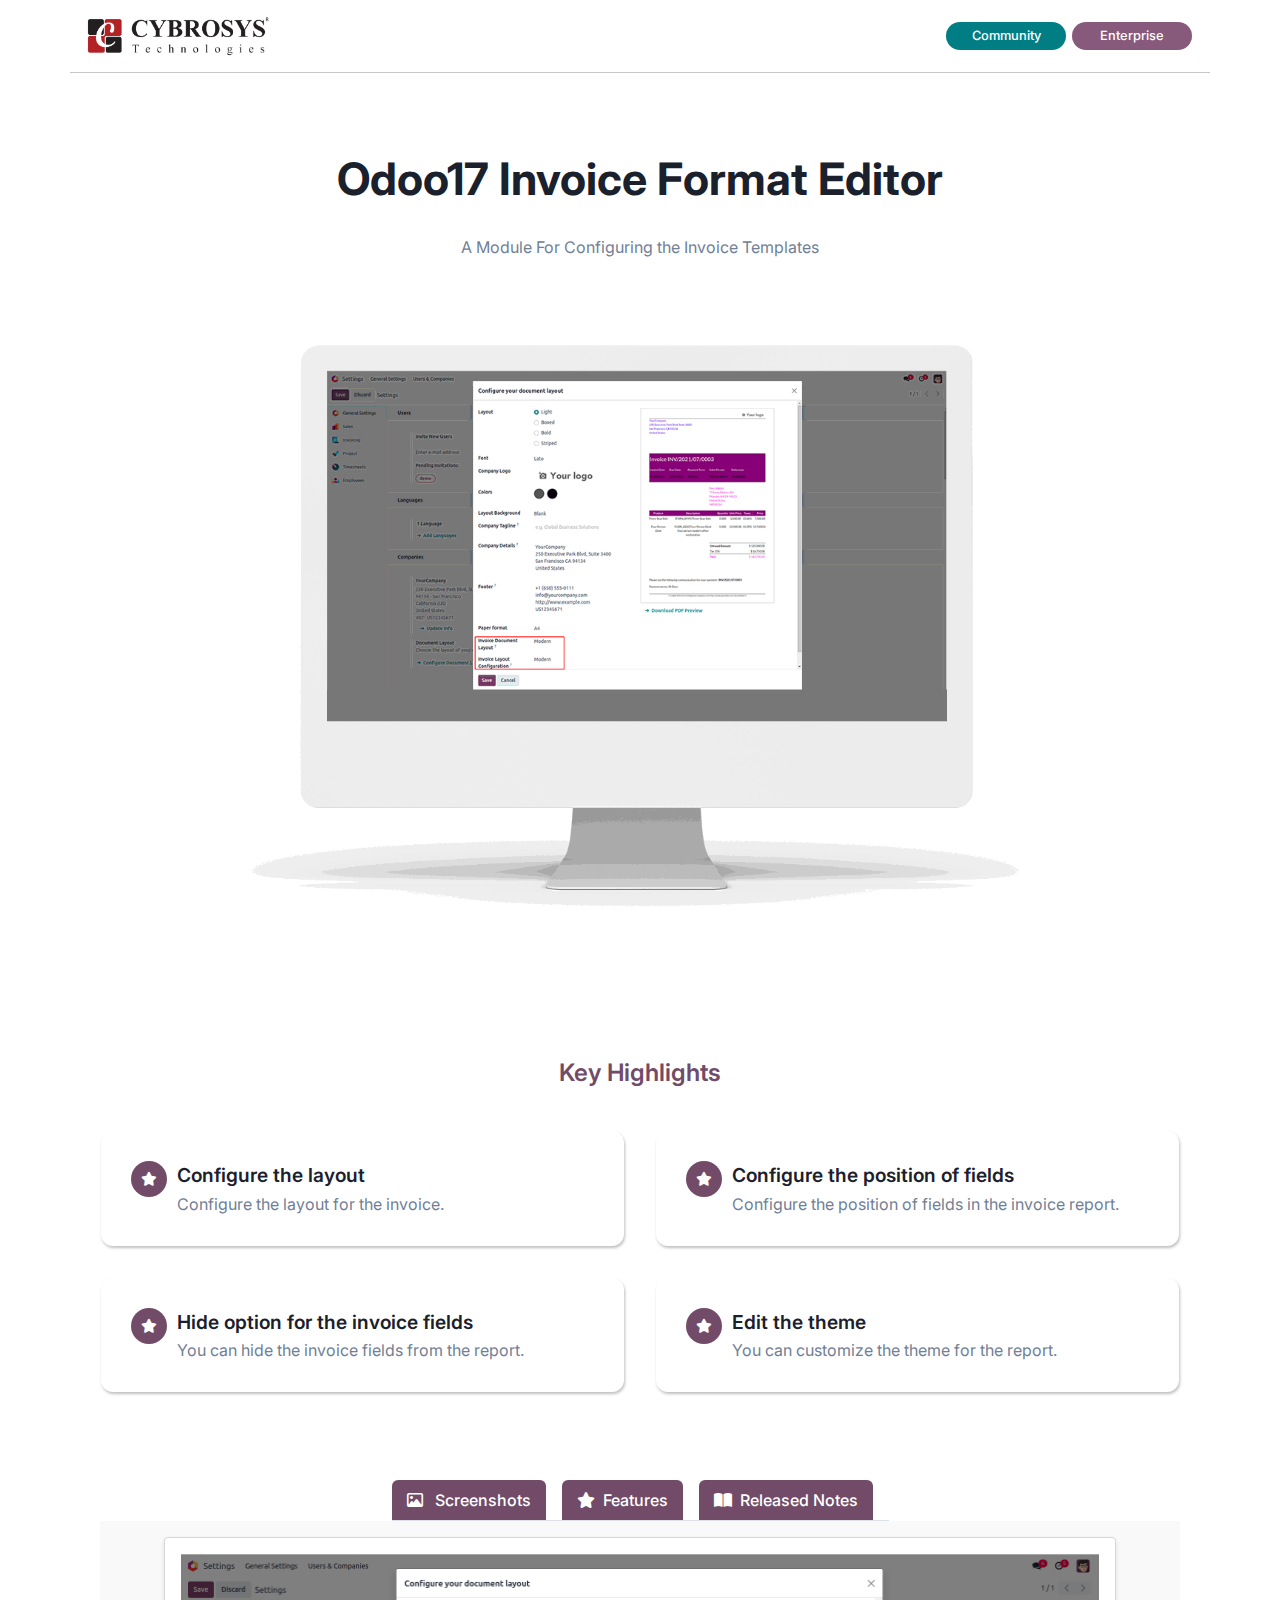
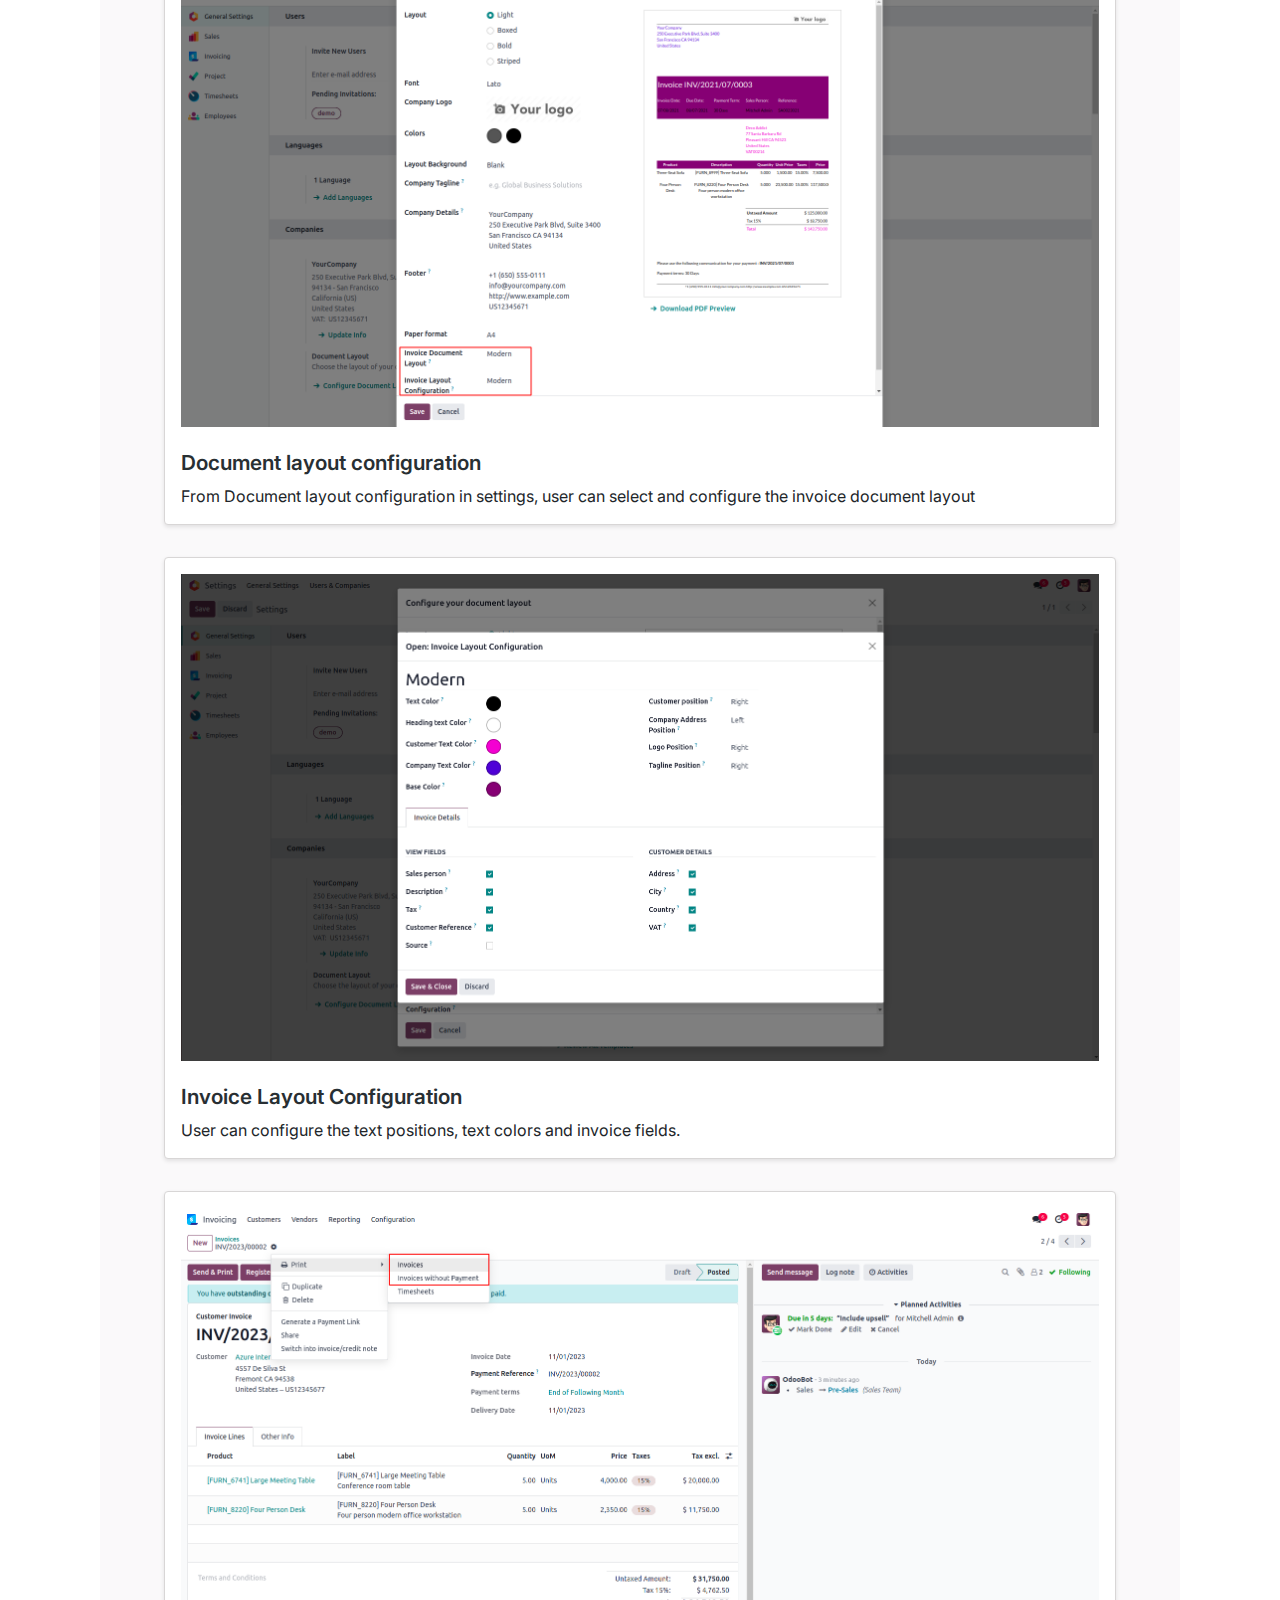
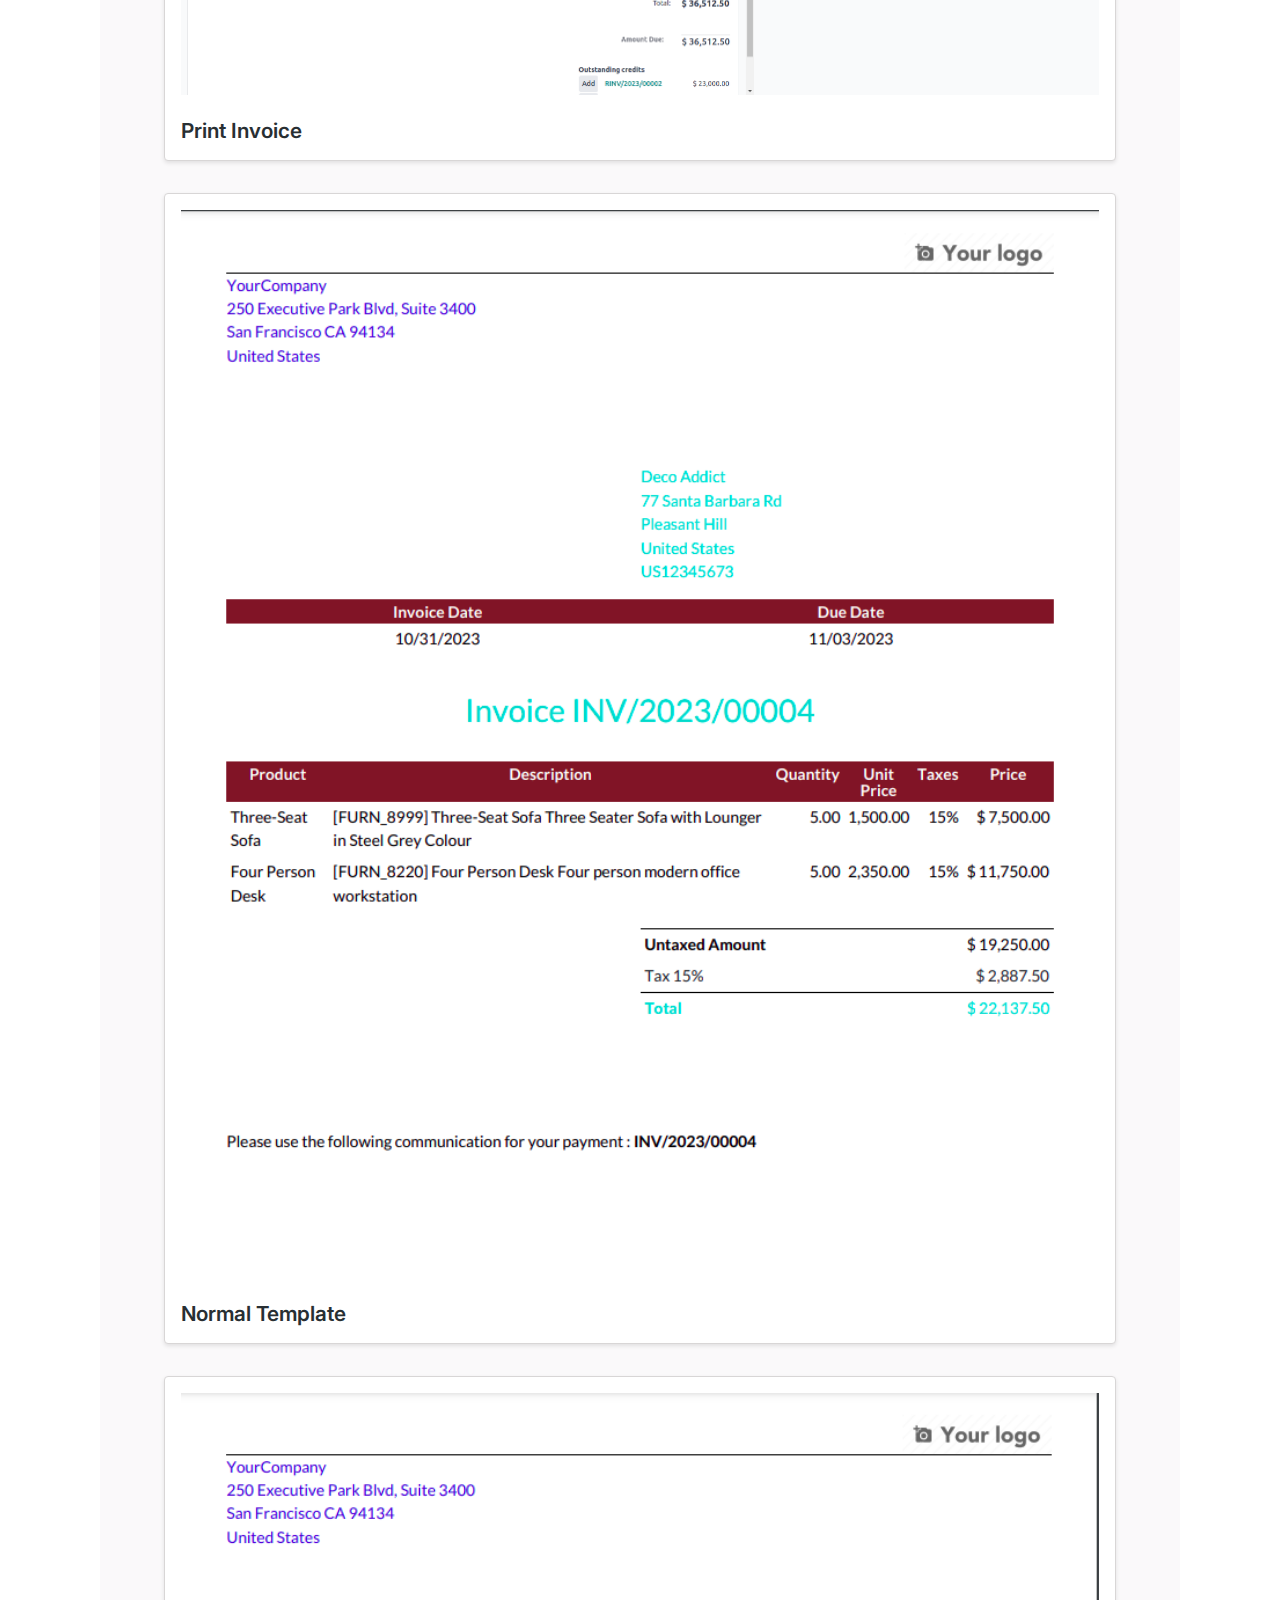
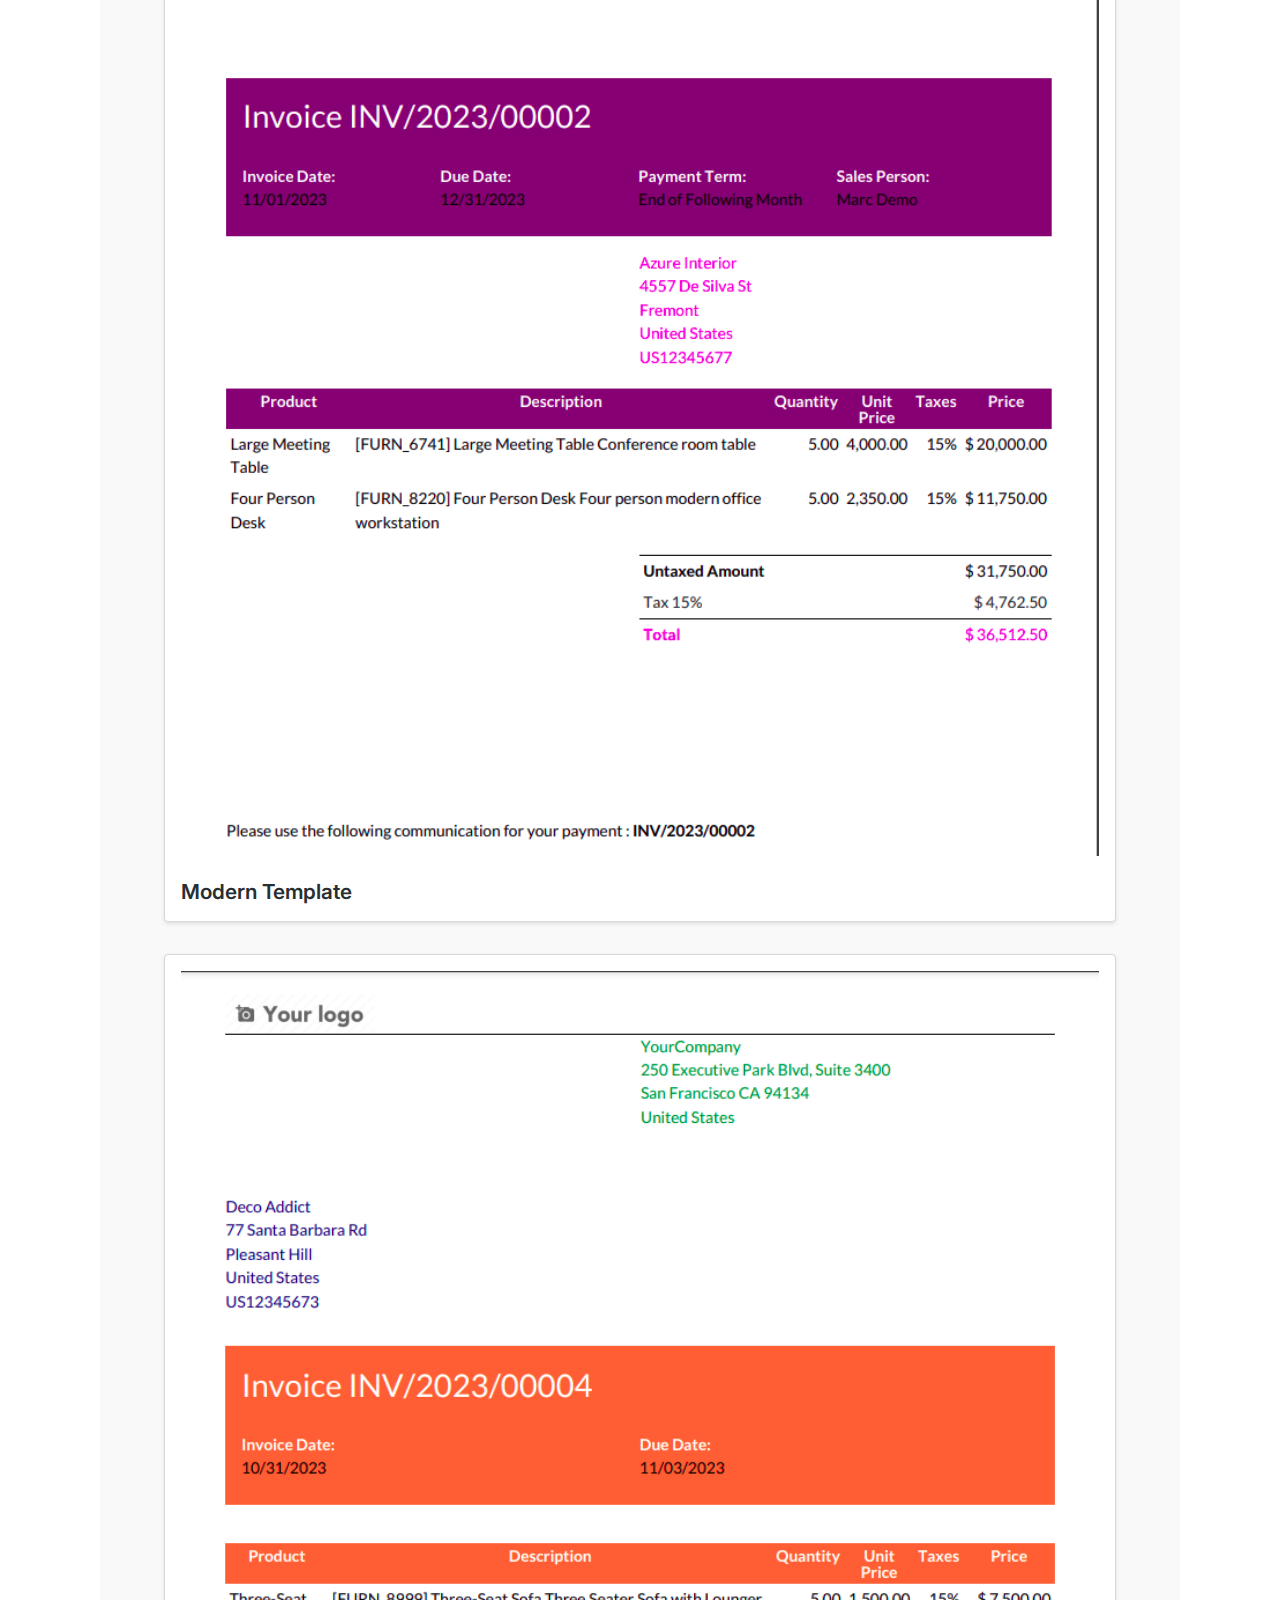
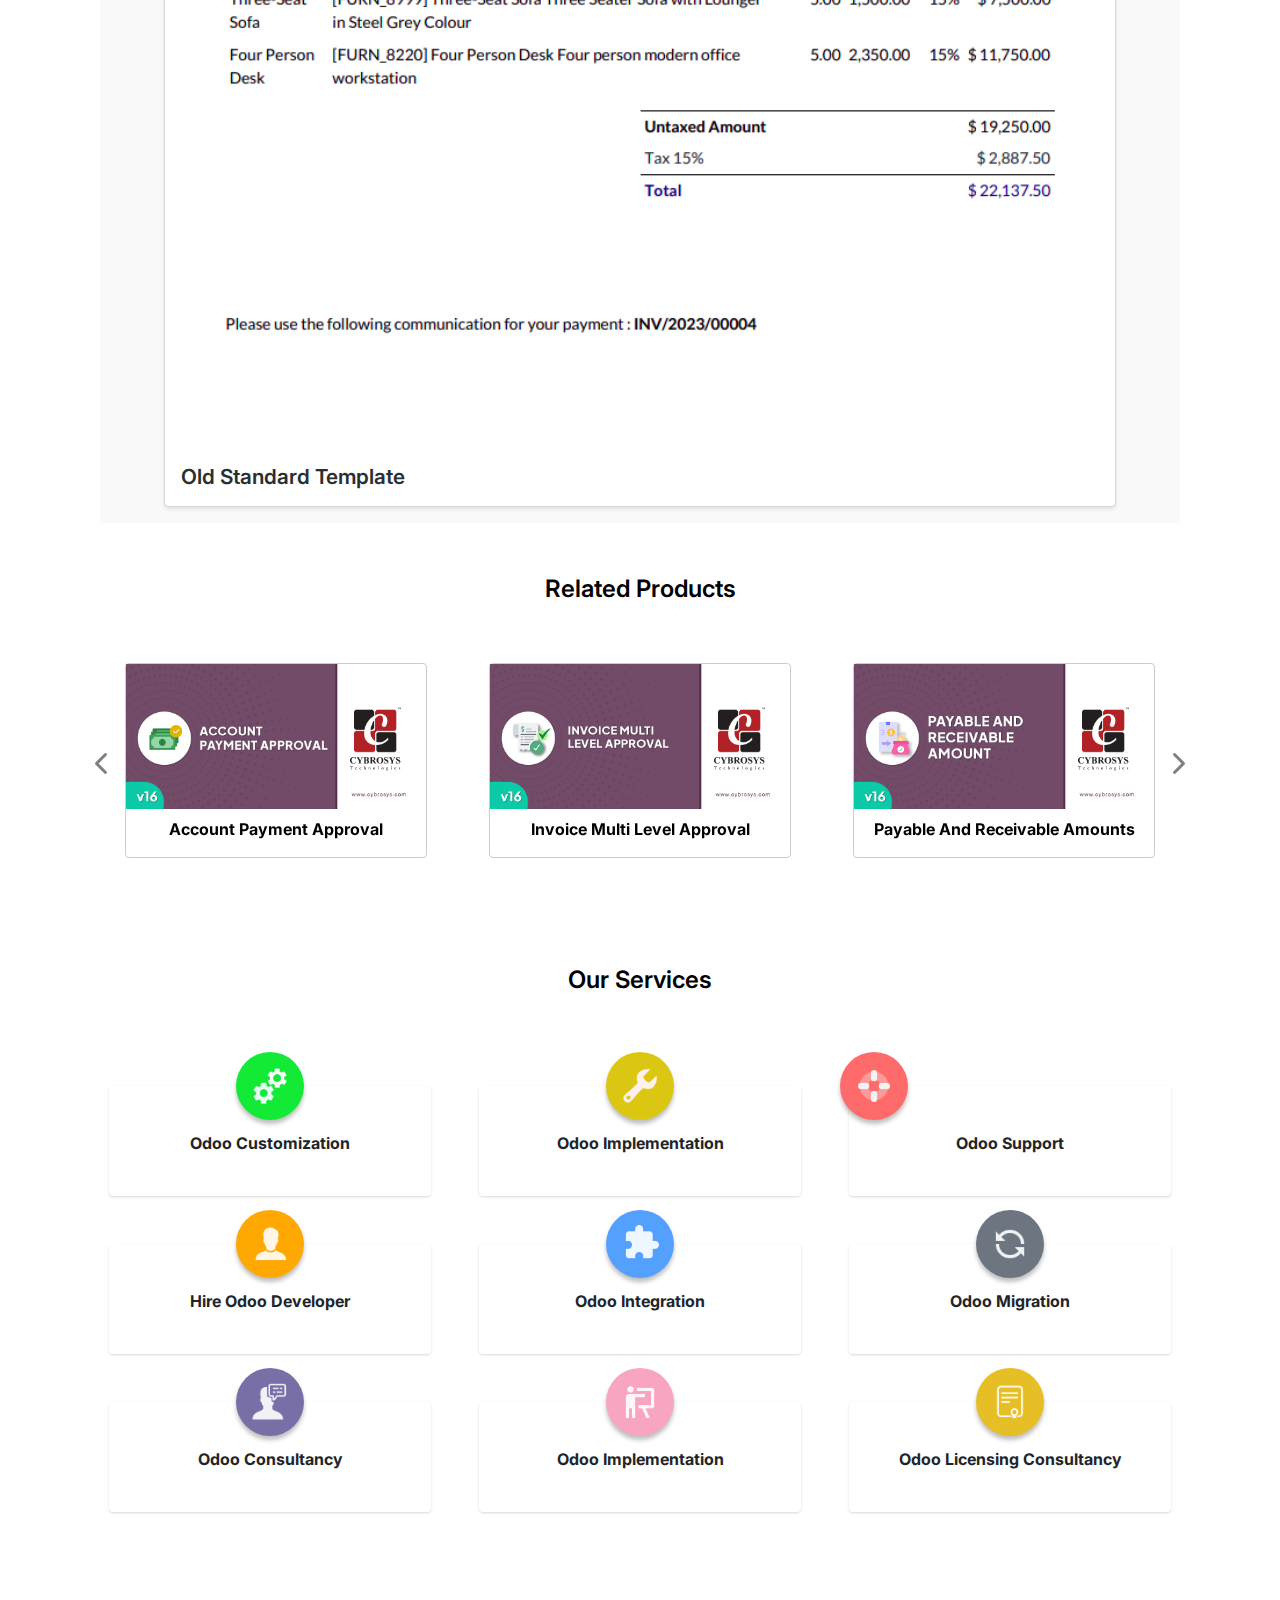
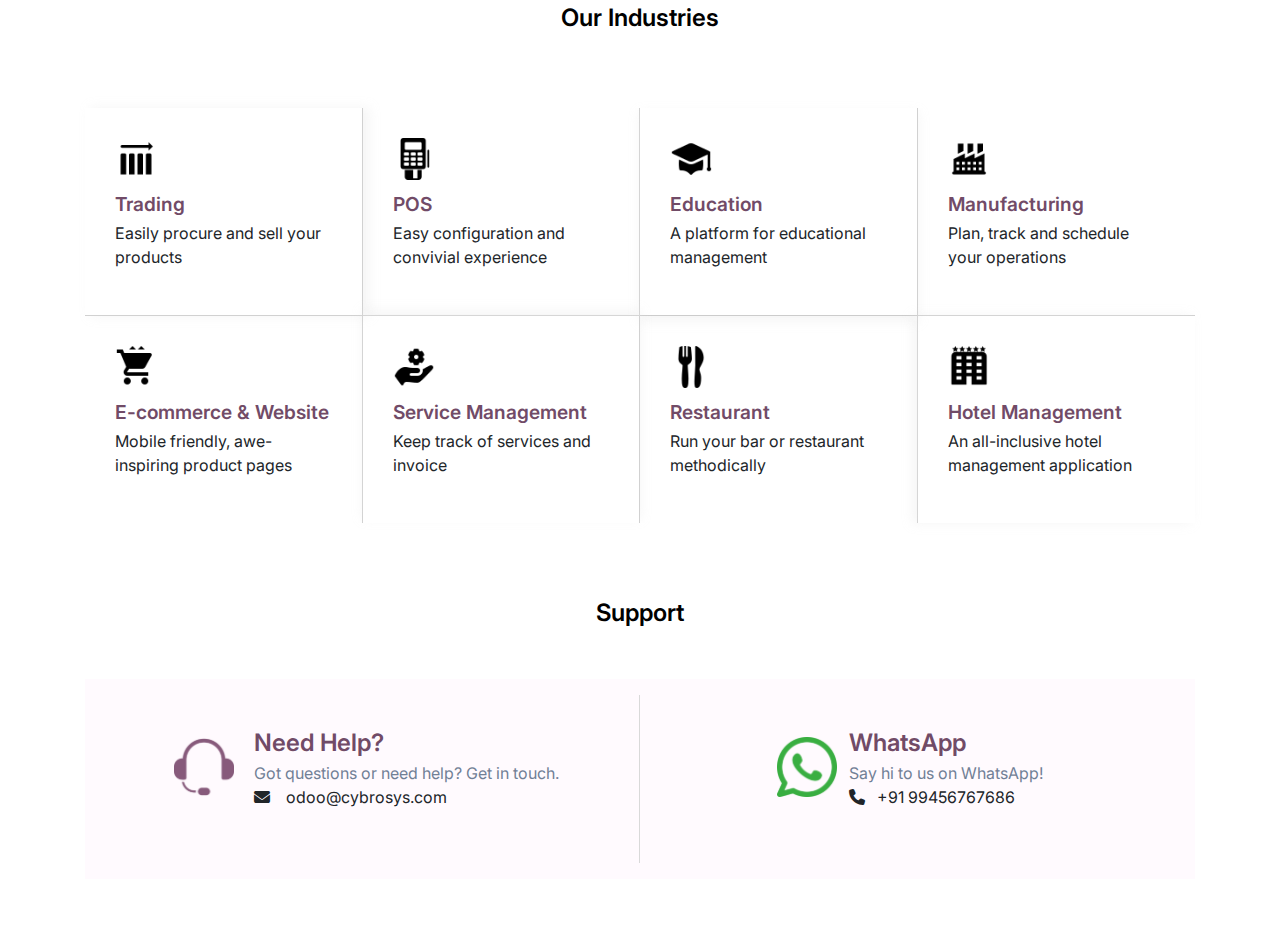
<file: invoice_format_editor/static/description/index.html>
<!DOCTYPE html>
<html lang="en">

<head>
    <meta charset="UTF-8">
    <meta name="viewport" content="width=device-width, initial-scale=1.0">
    <title>Invoice Format Editor</title>
    <!-- Bootstrap CSS -->
    <link rel="stylesheet" href="https://cdn.jsdelivr.net/npm/bootstrap@4.0.0/dist/css/bootstrap.min.css"
        integrity="sha384-Gn5384xqQ1aoWXA+058RXPxPg6fy4IWvTNh0E263XmFcJlSAwiGgFAW/dAiS6JXm" crossorigin="anonymous">
    <link rel="stylesheet" href="https://cdnjs.cloudflare.com/ajax/libs/font-awesome/6.2.1/css/all.min.css">
    <link rel="preconnect" href="https://fonts.googleapis.com">
    <link rel="preconnect" href="https://fonts.gstatic.com" crossorigin>
    <link href="https://fonts.googleapis.com/css2?family=Inter:wght@400;500;600;700;800&display=swap" rel="stylesheet">
</head>

<body>
    <section>
        <div class="container" style="font-family: 'Inter', sans-serif !important;background-color: #fff !important;">
            <div class="row">
                <div class="col-sm-12 col-md-12 col-lg-12 d-flex justify-content-between flex-wrap align-items-sm-center"
                    style="border-bottom:1px solid rgba(0, 0, 0, 0.22)">
                    <div class="my-3">
                        <img src="assets/misc/Cybrosys R.png" style="width:auto !important; height:40px !important">
                    </div>
                    <div class="my-3 d-flex align-items-center">
                        <div class="text-center"
                            style="background-color:#017E84 !important;font-size: 0.8rem !important; color:#fff !important; font-weight:500 !important; padding:4px !important; margin:0 3px !important; border-radius:50px !important; min-width: 120px !important;">
                            Community
                        </div>
                        <div class="text-center"
                            style="background-color:#875A7B !important; color:#fff !important;font-size: 0.8rem !important; font-weight:500 !important; padding:4px !important; margin:0 3px !important; border-radius:50px !important;min-width: 120px !important;">
                            Enterprise
                        </div>
                    </div>
                </div>
            </div>
            <div class="row">
                <div class="col-sm-12 col-md-12 col-lg-12 text-center d-flex align-items-center flex-column"
                    style="margin: 80px 0px !important;">
                    <h1 style="font-size: 2.8rem;font-weight: 700; color:
                    #1A202C;">
                        Odoo17 Invoice Format Editor</h1>
                    <p class="my-3 mb-4"
                        style="max-width: 80%; font-weight: 400 !important; line-height: 32px; color: #718096;">
                        A Module For Configuring the Invoice Templates
                    </p>
                    <div style="width: 80%; margin-top: 3rem;">
                        <img src="assets/screenshots/hero.gif" class="img-responsive" width="100%" height="auto">
                    </div>
                </div>
            </div>
            <div class="container mt-5 mb-5">
                <div class="col-lg-12 d-flex flex-column justify-content-center align-items-center mt-4">
                    <p class="m-0" style="font-weight: 600; font-size: 24px; color:#714b67 !important">
                        Key Highlights
                    </p>
                </div>
                <div class="row py-4">
                    <div class="col-md-6 col-sm-12 p-3">
                        <div class="d-flex  h-100" style="padding: 30px;border-radius: 12px !important;
                                    background-color: #FFF !important;
                                    box-shadow: 1px 2px 3px 0px rgba(0, 0, 0, 0.25) !important; ">
                            <div class="d-flex justify-content-center align-items-center" style="width: 36px !important; height: 36px !important; border-radius: 50% !important; background-color: #714B67 !important;
                                    margin-right: 10px !important; flex-shrink: 0 !important;">
                                <i class="fa fa-solid fa-star" style="color: #fff;font-size:14px;"></i>
                            </div>
                            <div>
                                <p style="color: #1A202C;font-weight: 600;
                                      font-size: 1.2rem; margin-bottom: 2px;">
                                    Configure the layout</p>
                                <p class="m-0" style="color:#718096">Configure the
                                    layout for the invoice.
                                </p>
                            </div>
                        </div>
                    </div>
                    <div class="col-md-6 col-sm-12 p-3">
                        <div class="d-flex   h-100" style="padding: 30px;border-radius: 12px !important;
                                    background-color: #FFF !important;
                                    box-shadow: 1px 2px 3px 0px rgba(0, 0, 0, 0.25) !important; ">
                            <div class="d-flex align-items-center justify-content-center" style="width: 36px !important; height: 36px !important; border-radius: 50% !important; background-color: #714B67 !important;
                                    margin-right: 10px !important; flex-shrink: 0 !important;">
                                <i class="fa fa-solid fa-star"
                                    style="color: #fff !important;font-size:14px !important;"></i>
                            </div>
                            <div>
                                <p style="color: #1A202C;font-weight: 600;
                                      font-size: 1.2rem; margin-bottom: 2px;">
                                    Configure the position of fields</p>
                                <p class="m-0" style="color:#718096">Configure the
                                    position of fields in the invoice report.
                                </p>
                            </div>
                        </div>
                    </div>
                    <div class="col-md-6 col-sm-12 p-3">
                        <div class="d-flex h-100" style="padding: 30px;border-radius: 12px !important;
                                    background-color: #FFF !important;
                                    box-shadow: 1px 2px 3px 0px rgba(0, 0, 0, 0.25) !important; ">
                            <div class="d-flex align-items-center justify-content-center" style="width: 36px !important; height: 36px !important; border-radius: 50% !important; background-color: #714B67 !important;
                                    margin-right: 10px !important; flex-shrink: 0 !important;">
                                <i class="fa fa-solid fa-star" style="color: #fff;font-size:14px;"></i>
                            </div>
                            <div>
                                <p style="color: #1A202C;font-weight: 600;
                                      font-size: 1.2rem; margin-bottom: 2px;">
                                    Hide option for the invoice fields</p>
                                <p class="m-0" style="color:#718096">You can hide
                                    the invoice fields from the report.
                                </p>
                            </div>
                        </div>
                    </div>
                    <div class="col-md-6 col-sm-12 p-3">
                        <div class="d-flex h-100" style="padding: 30px;border-radius: 12px !important;
                                    background-color: #FFF !important;
                                    box-shadow: 1px 2px 3px 0px rgba(0, 0, 0, 0.25) !important;">
                            <div class="d-flex justify-content-center align-items-center" style="width: 36px; height: 36px; border-radius: 50% !important; background-color: #714B67 !important;
                                    margin-right: 10px !important; flex-shrink: 0; ">
                                <i class="fa fa-solid fa-star" style="color: #fff !important;font-size:14px;"></i>
                            </div>
                            <div>
                                <p style="color: #1A202C;font-weight: 600;
                                      font-size: 1.2rem; margin-bottom: 2px;">
                                    Edit the theme</p>
                                <p class="m-0" style="color:#718096">You can
                                    customize the theme for the report.
                                </p>
                            </div>
                        </div>
                    </div>
                </div>
            </div>
            <div class="container rounded">
                <ul class="nav nav-tabs d-flex " style="width: fit-content;margin: 0 auto;">
                    <li class="col text-center py-2 text-nowrap "
                        style="color: #fff; background-color: #714B67;border-radius: 6px 6px 0px 0px;margin-right: 1rem !important;">
                        <a class="active show" data-toggle="tab" href="#tab1"
                            style="color: #fff;font-weight: 500; background-color: #714B67; text-decoration: none;">
                            <i class="fa fa-regular fa-image  pr-2" style="color: #fff;"></i>
                            Screenshots</a>
                    </li>
                    <li class="col text-center py-2 text-nowrap "
                        style="color: #fff; background-color: #714B67;border-radius: 6px 6px 0px 0px;margin-right: 1rem !important;">
                        <a data-toggle="tab" href="#tab2"
                            style="color: #fff;font-weight: 500;  text-decoration: none;"><i
                                class="fa fa-solid fa-star  pr-2" style="color: #fff;"></i>Features</a>
                    </li>
                    <li class="col text-center py-2 text-nowrap "
                        style="color: #fff; background-color: #714B67;border-radius: 6px 6px 0px 0px;margin-right: 1rem !important;">
                        <a data-toggle="tab" href="#tab3"
                            style="color: #fff;font-weight: 500; text-decoration: none; background-color: #714B67;"><i
                                class="fa fa-solid fa-book-open  pr-2" style="color: #fff;"></i>Released Notes</a>
                    </li>
                </ul>
                <div class="tab-content" style="background-color: rgba(121, 113, 119, 0.04) !important;">
                    <div id="tab1" class="tab-pane fade in active show">
                        <div class="col-lg-12 py-2" style="padding: 1rem 4rem !important;">
                            <div
                                style="border: 1px solid #d8d6d6; border-radius: 4px; background: #fff; box-shadow: 0 2px 4px rgba(0, 0, 0, 0.1) !important;">
                                <div class="row justify-content-center p-3 w-100 m-0">
                                    <img src="assets/screenshots/screenshot1.png" class="img-responsive" width="100%"
                                        height="auto">
                                </div>
                                <div class="px-3">
                                    <h4 class="mt-2"
                                        style=" font-weight:600 !important; color:#282F33 !important; font-size:1.3rem !important">
                                        Document layout configuration</h4>
                                    <p>From Document layout configuration in
                                        settings, user can select and configure the
                                        invoice document layout
                                    </p>
                                </div>
                            </div>
                        </div>
                        <div class="col-lg-12 py-2" style="padding: 1rem 4rem !important;">
                            <div
                                style="border: 1px solid #d8d6d6; border-radius: 4px;  background: #fff; box-shadow: 0 2px 4px rgba(0, 0, 0, 0.1) !important;">
                                <div class="row justify-content-center p-3 w-100 m-0">
                                    <img src="assets/screenshots/screenshot2.png" class="img-responsive" width="100%"
                                        height="auto">
                                </div>
                                <div class="px-3">
                                    <h4 class="mt-2"
                                        style=" font-weight:600 !important; color:#282F33 !important; font-size:1.3rem !important">
                                        Invoice Layout Configuration</h4>
                                    <p>User can configure the text positions, text
                                        colors and invoice fields.</p>
                                </div>
                            </div>
                        </div>
                        <div class="col-lg-12 py-2" style="padding: 1rem 4rem !important;">
                            <div
                                style="border: 1px solid #d8d6d6; border-radius: 4px;  background: #fff; box-shadow: 0 2px 4px rgba(0, 0, 0, 0.1) !important;">
                                <div class="row justify-content-center p-3 w-100 m-0">
                                    <img src="assets/screenshots/screenshot3.png" class="img-responsive" width="100%"
                                        height="auto">
                                </div>
                                <div class="px-3">
                                    <h4 class="mt-2 mb-3"
                                        style=" font-weight:600 !important; color:#282F33 !important; font-size:1.3rem !important">
                                        Print Invoice</h4>
                                </div>
                            </div>
                        </div>
                        <div class="col-lg-12 py-2" style="padding: 1rem 4rem !important;">
                            <div
                                style="border: 1px solid #d8d6d6; border-radius: 4px;  background: #fff; box-shadow: 0 2px 4px rgba(0, 0, 0, 0.1) !important;">
                                <div class="row justify-content-center p-3 w-100 m-0">
                                    <img src="assets/screenshots/screenshot5.png" class="img-responsive" width="100%"
                                        height="auto">
                                </div>
                                <div class="px-3">
                                    <h4 class="mt-2  mb-3"
                                        style=" font-weight:600 !important; color:#282F33 !important; font-size:1.3rem !important">
                                        Normal Template</h4>
                                </div>
                            </div>
                        </div>
                        <div class="col-lg-12 py-2" style="padding: 1rem 4rem !important;">
                            <div
                                style="border: 1px solid #d8d6d6; border-radius: 4px;  background: #fff; box-shadow: 0 2px 4px rgba(0, 0, 0, 0.1) !important;">
                                <div class="row justify-content-center p-3 w-100 m-0">
                                    <img src="assets/screenshots/screenshot4.png" class="img-responsive" width="100%"
                                        height="auto">
                                </div>
                                <div class="px-3">
                                    <h4 class="mt-2  mb-3"
                                        style=" font-weight:600 !important; color:#282F33 !important; font-size:1.3rem !important">
                                        Modern Template</h4>
                                </div>
                            </div>
                        </div>
                        <div class="col-lg-12 py-2" style="padding: 1rem 4rem !important;">
                            <div
                                style="border: 1px solid #d8d6d6; border-radius: 4px;  background: #fff; box-shadow: 0 2px 4px rgba(0, 0, 0, 0.1) !important;">
                                <div class="row justify-content-center p-3 w-100 m-0">
                                    <img src="assets/screenshots/screenshot6.png" class="img-responsive" width="100%"
                                        height="auto">
                                </div>
                                <div class="px-3">
                                    <h4 class="mt-2  mb-3"
                                        style=" font-weight:600 !important; color:#282F33 !important; font-size:1.3rem !important">
                                        Old Standard Template</h4>
                                </div>
                            </div>
                        </div>
                    </div>
                    <div id="tab2" class="tab-pane fade">
                        <div class="col-12" style="padding: 1rem 4rem;">
                            <ul class="list-unstyled" style="list-style: none; padding: 1rem 0;font-weight: 500;">
                                <li class="py-3"
                                    style="font-weight: 500;background-color: #fff; border-radius: 4px; padding: 1rem; margin-bottom: 1rem; box-shadow: 0 2px 4px rgba(0, 0, 0, 0.1) !important;">
                                    <span style="margin-right: 12px;"><img src="assets/misc/star (1) 2.svg" alt=""
                                            width="16px"></span>Configure the
                                    layout
                                </li>
                                <li class="py-3"
                                    style="font-weight: 500;background-color: #fff; border-radius: 4px; padding: 1rem; margin-bottom: 1rem; box-shadow: 0 2px 4px rgba(0, 0, 0, 0.1) !important;">
                                    <span style="margin-right: 12px;"><img src="assets/misc/star (1) 2.svg" alt=""
                                            width="16px"></span>Configure the
                                    position of fields
                                </li>
                                <li class="py-3"
                                    style="font-weight: 500;background-color: #fff; border-radius: 4px; padding: 1rem; margin-bottom: 1rem; box-shadow: 0 2px 4px rgba(0, 0, 0, 0.1) !important;">
                                    <span style="margin-right: 12px;"><img src="assets/misc/star (1) 2.svg" alt=""
                                            width="16px"></span>Hide option for
                                    the invoice fields
                                </li>
                                <li class="py-3"
                                    style="font-weight: 500;background-color: #fff; border-radius: 4px; padding: 1rem; margin-bottom: 1rem; box-shadow: 0 2px 4px rgba(0, 0, 0, 0.1) !important;">
                                    <span style="margin-right: 12px;"><img src="assets/misc/star (1) 2.svg" alt=""
                                            width="16px"></span>Edit the theme
                                </li>
                            </ul>
                        </div>
                    </div>
                    <div id="tab3" class="tab-pane fade">
                        <div class="col-lg-12 active" style="padding: 1rem 4rem;">
                            <div class="py-3"
                                style="font-weight: 500;background-color: #fff !important; border-radius: 4px !important; padding: 1rem; box-shadow: 0 2px 4px rgba(0, 0, 0, 0.1) !important;">
                                <div class="d-flex mb-3" style="font-size: 0.8rem; font-weight: 500;"><span>Version
                                        17.0.1.0.0</span><span class="px-2">|</span><span
                                        style="color: #714B67;font-weight: 600;">Released on:3rd November 2023</span>
                                </div>
                                <p class="m-0"
                                    style=" color:#718096!important; font-size:1rem !important;line-height: 28px;">

                                    Initial Commit for Invoice Format Editor.</p>
                            </div>
                        </div>
                    </div>
                </div>
            </div>
            <div class="container mt-5">
                <div class="col-lg-12 d-flex flex-column justify-content-center align-items-center mt-5">
                    <p class="m-0" style="font-weight: 600; font-size: 24px; color:#000 !important">
                        Related Products</p>
                </div>
            </div>
            <div id="myCarousel" class="carousel slide py-3" data-ride="carousel">
                <div class="carousel-inner">
                    <div class="carousel-item active">
                        <div class="row p-4">
                            <div class="col-4">
                                <div class="p-3">
                                    <a href="https://apps.odoo.com/apps/modules/16.0/account_payment_approval/#"
                                        style="color: #000; text-decoration: none;">
                                        <div style="border:1px solid #CBCBCB !important;border-radius: 4px !important;">
                                            <div style="width: 290px; ">
                                                <img src="assets/modules/1.png" alt="" width="100%" height="auto">

                                            </div>
                                            <p class="text-center pt-2 text-black font-weight-bold">
                                                Account Payment Approval</p>
                                        </div>
                                    </a>
                                </div>
                            </div>
                            <div class="col-4">
                                <div class="p-3">
                                    <a href="https://apps.odoo.com/apps/modules/16.0/invoice_multi_approval/"
                                        style="color: #000; text-decoration: none;">
                                        <div style="border:1px solid #CBCBCB !important;border-radius: 4px;">
                                            <div style="width: 290px; ">
                                                <img src="assets/modules/2.png" alt="" width="100%" height="auto">

                                            </div>
                                            <p class="text-center pt-2 text-black font-weight-bold">
                                                Invoice Multi Level Approval</p>
                                        </div>
                                    </a>
                                </div>
                            </div>
                            <div class="col-4">
                                <div class="p-3">
                                    <a href="https://apps.odoo.com/apps/modules/16.0/total_payable_receivable/#"
                                        style="color: #000; text-decoration: none;">
                                        <div style="border:1px solid #CBCBCB !important;border-radius: 4px;">
                                            <div style="width: 290px; ">
                                                <img src="assets/modules/3.png" alt="" width="100%" height="auto">

                                            </div>
                                            <p class="text-center pt-2 text-black font-weight-bold">
                                                Payable And Receivable Amounts</p>
                                        </div>
                                    </a>
                                </div>
                            </div>
                        </div>
                    </div>
                    <div class="carousel-item">
                        <div class="row p-4">
                            <div class="col-4">
                                <div class="p-3">
                                    <a href="https://apps.odoo.com/apps/modules/16.0/multiple_payment_for_outstanding_dues/"
                                        style="color: #000; text-decoration: none;">
                                        <div style="border:1px solid #CBCBCB !important;border-radius: 4px;">
                                            <div style="width: 290px; ">
                                                <img src="assets/modules/4.jpg" alt="" width="100%" height="auto">

                                            </div>
                                            <p class="text-center pt-2 text-black font-weight-bold">
                                                Multiple Payment For Outstanding
                                                Dues</p>
                                        </div>
                                    </a>
                                </div>
                            </div>
                            <div class="col-4">
                                <div class="p-3">
                                    <a href="https://apps.odoo.com/apps/modules/16.0/invoice_mini_dashboard/"
                                        style="color: #000; text-decoration: none;">
                                        <div style="border:1px solid #CBCBCB !important;border-radius: 4px;">
                                            <div style="width: 290px;">
                                                <img src="assets/modules/5.png" alt="" width="100%" height="auto">

                                            </div>
                                            <p class="text-center pt-2 text-black font-weight-bold">
                                                Invoice Mini Dashboard</p>
                                        </div>
                                    </a>
                                </div>
                            </div>
                            <div class="col-4">
                                <div class="p-3">
                                    <a href="https://apps.odoo.com/apps/modules/16.0/account_move_multi_cancel/"
                                        style="color: #000; text-decoration: none;">
                                        <div style="border:1px solid #CBCBCB !important;border-radius: 4px;">
                                            <div style="width: 290px;">
                                                <img src="assets/modules/6.png" alt="" width="100%" height="auto">
                                            </div>
                                            <p class="text-center pt-2 text-black font-weight-bold">
                                                Mass Journal Entry Cancel
                                            </p>
                                        </div>
                                    </a>
                                </div>
                            </div>
                        </div>
                    </div>
                </div>
                <a class="carousel-control-prev" href="#myCarousel" data-slide="prev" style="width: 35px; color: #000;">
                    <span class="carousel-control-prev-icon">
                        <i class="fa fa-chevron-left" style="font-size: 24px;"></i>
                    </span>
                </a>
                <a class="carousel-control-next" href="#myCarousel" data-slide="next" style="width: 35px; color: #000;">
                    <span class="carousel-control-next-icon">
                        <i class="fa fa-chevron-right" style="font-size: 24px;"></i>
                    </span>
                </a>
            </div>
            <div class="container mt-5">
                <div class="col-lg-12 d-flex flex-column justify-content-center align-items-center mt-4">
                    <p class="m-0" style="font-weight: 600; font-size: 24px; color:#000 !important">
                        Our Services</p>

                </div>
            </div>
            <div class="container my-5">
                <div class="row py-3">
                    <div class="col-md-4 col-sm-6 px-4 py-4">
                        <div class="position-relative"
                            style="background-color: #fff; padding: 25px; text-align: center;  box-shadow: rgba(0, 0, 0, 0.1) 0px 1px 3px 0px, rgba(0, 0, 0, 0.06) 0px 1px 2px 0px !important; position: relative !important;border-radius: 4px !important;">
                            <div class="position-absolute"
                                style="position: absolute !important; top: 0% !important; left: 50% !important; transform: translate(-50%, -50%) !important;">
                                <div
                                    style="background-color:#13EA36 ; border-radius: 50%; padding: 15px;    width: 68px;
                                    height: 68px; display: inline-block; box-shadow:0px 4px 4px rgba(0, 0, 0, 0.25) !important;">
                                    <img src="assets/icons/cogs.png" alt="service-icon" width="38px" height="auto">
                                </div>
                            </div>
                            <p style="margin-top: 20px; font-weight: bold;">Odoo
                                Customization</p>
                        </div>
                    </div>
                    <div class="col-md-4 col-sm-6 px-4 py-4">
                        <div class="position-relative"
                            style="background-color: #fff; padding: 25px; text-align: center; box-shadow: rgba(0, 0, 0, 0.1) 0px 1px 3px 0px, rgba(0, 0, 0, 0.06) 0px 1px 2px 0px !important; position: relative;border-radius: 4px;">
                            <div class="position-absolute"
                                style="position: absolute !important; top: 0% !important; left: 50% !important; transform: translate(-50%, -50%) !important;">
                                <div
                                    style="background-color:#DBC711; border-radius: 50%; padding: 15px;    width: 68px;
                                    height: 68px; display: inline-block; box-shadow:0px 4px 4px rgba(0, 0, 0, 0.25) !important;">
                                    <img src="assets/icons/wrench.png" alt="service-icon" width="38px" height="auto">
                                </div>
                            </div>
                            <p style="margin-top: 20px; font-weight: bold;">Odoo
                                Implementation</p>
                        </div>
                    </div>
                    <div class="col-md-4 col-sm-6 px-4 py-4">
                        <div class="position-relative"
                            style="background-color: #fff; padding: 25px; text-align: center;  box-shadow: rgba(0, 0, 0, 0.1) 0px 1px 3px 0px, rgba(0, 0, 0, 0.06) 0px 1px 2px 0px !important; position: relative !important; border-radius: 4px;">
                            <div class="position-absolute"
                                style="position: absolute !important; top: 0% !important; left: 50% !; transform: translate(-50%, -50%) !important;">
                                <div
                                    style="background-color:#FF6B6B ; border-radius: 50%; padding: 15px;    width: 68px;
                                    height: 68px; display: inline-block; box-shadow:0px 4px 4px rgba(0, 0, 0, 0.25) !important;">
                                    <img src="assets/icons/lifebuoy.png" alt="service-icon" width="38px" height="auto">
                                </div>
                            </div>
                            <p style="margin-top: 20px; font-weight: bold;">Odoo
                                Support</p>
                        </div>
                    </div>
                    <div class="col-md-4 col-sm-6 px-4 py-4">
                        <div class="position-relative"
                            style="background-color: #fff; padding: 25px; text-align: center; box-shadow: rgba(0, 0, 0, 0.1) 0px 1px 3px 0px, rgba(0, 0, 0, 0.06) 0px 1px 2px 0px !important; position: relative !important; border-radius: 4px;">
                            <div class="position-absolute"
                                style="position: absolute !important; top: 0% !important; left: 50% !important; transform: translate(-50%, -50%) !important;">
                                <div
                                    style="background-color:#FFA801 ; border-radius: 50%; padding: 15px;    width: 68px;
                                    height: 68px; display: inline-block; box-shadow:0px 4px 4px rgba(0, 0, 0, 0.25) !important;">
                                    <img src="assets/icons/user.png" alt="service-icon" width="38px" height="auto">
                                </div>
                            </div>
                            <p style="margin-top: 20px; font-weight: bold;">Hire
                                Odoo Developer</p>
                        </div>
                    </div>
                    <div class="col-md-4 col-sm-6 px-4 py-4">
                        <div class="position-relative"
                            style="background-color: #fff; padding: 25px; text-align: center;  box-shadow: rgba(0, 0, 0, 0.1) 0px 1px 3px 0px, rgba(0, 0, 0, 0.06) 0px 1px 2px 0px !important; position: relative !important; border-radius: 4px;">

                            <div
                                style="position: absolute !important; top: 0% !important; left: 50% !important; transform: translate(-50%, -50%) !important;">
                                <div
                                    style="background-color:#54A0FF !important; border-radius: 50% !important; padding: 15px;width: 68px;
                                    height: 68px; display: inline-block; box-shadow:0px 4px 4px rgba(0, 0, 0, 0.25) !important;">
                                    <img src="assets/icons/puzzle.png" alt="service-icon" width="38px" height="auto">
                                </div>
                            </div>
                            <p style="margin-top: 20px; font-weight: bold;">Odoo
                                Integration</p>
                        </div>
                    </div>
                    <div class="col-md-4 col-sm-6 px-4 py-4">
                        <div class="position-relative"
                            style="background-color: #fff; padding: 25px; text-align: center;  box-shadow: rgba(0, 0, 0, 0.1) 0px 1px 3px 0px, rgba(0, 0, 0, 0.06) 0px 1px 2px 0px !important; position: relative !important;border-radius: 4px;">
                            <div class="position-absolute"
                                style="position: absolute !important; top: 0% !important; left: 50% !important; transform: translate(-50%, -50%) !important;">
                                <div
                                    style="background-color:#6D7680 ; border-radius: 50%; padding: 15px;    width: 68px;
                                    height: 68px; display: inline-block; box-shadow:0px 4px 4px rgba(0, 0, 0, 0.25) !important;">
                                    <img src="assets/icons/update.png" alt="service-icon" width="38px" height="auto">
                                </div>
                            </div>
                            <p style="margin-top: 20px; font-weight: bold;">Odoo
                                Migration</p>
                        </div>
                    </div>
                    <div class="col-md-4 col-sm-6 px-4 py-4">
                        <div class="position-relative"
                            style="background-color: #fff; padding: 25px; text-align: center;  box-shadow: rgba(0, 0, 0, 0.1) 0px 1px 3px 0px, rgba(0, 0, 0, 0.06) 0px 1px 2px 0px !important; position: relative !important;border-radius: 4px;">
                            <div class="position-absolute"
                                style="position: absolute; top: 0% !important; left: 50% !important; transform: translate(-50%, -50%) !important;">
                                <div
                                    style="background-color:#786FA6 ; border-radius: 50%; padding: 15px;    width: 68px;
                                    height: 68px; display: inline-block; box-shadow:0px 4px 4px rgba(0, 0, 0, 0.25) !important;">
                                    <img src="assets/icons/consultation.png" alt="service-icon" width="38px"
                                        height="auto">
                                </div>
                            </div>
                            <p style="margin-top: 20px; font-weight: bold;">Odoo
                                Consultancy</p>
                        </div>
                    </div>
                    <div class="col-md-4 col-sm-6 px-4 py-4">
                        <div class="position-relative"
                            style="background-color: #fff; padding: 25px; text-align: center; box-shadow: rgba(0, 0, 0, 0.1) 0px 1px 3px 0px, rgba(0, 0, 0, 0.06) 0px 1px 2px 0px !important;position: relative;border-radius: 4px;">
                            <div class="position-absolute"
                                style="position: absolute; top: 0% !important; left: 50% !important; transform: translate(-50%, -50%) !important;">
                                <div
                                    style="background-color:#F8A5C2 ; border-radius: 50%; padding: 15px;    width: 68px;
                                    height: 68px; display: inline-block; box-shadow:0px 4px 4px rgba(0, 0, 0, 0.25) !important;">
                                    <img src="assets/icons/training.png" alt="service-icon" width="38px" height="auto">
                                </div>
                            </div>
                            <p style="margin-top: 20px; font-weight: bold;">Odoo
                                Implementation</p>
                        </div>
                    </div>
                    <div class="col-md-4 col-sm-6 px-4 py-4">
                        <div class="position-relative"
                            style="background-color: #fff; padding: 25px; text-align: center;  box-shadow: rgba(0, 0, 0, 0.1) 0px 1px 3px 0px, rgba(0, 0, 0, 0.06) 0px 1px 2px 0px !important; position: relative;border-radius: 4px;">
                            <div class="position-absolute"
                                style="position: absolute; top: 0% !important; left: 50% !important; transform: translate(-50%, -50%) !important;">
                                <div style="background-color:#E6BE26; border-radius: 50%; padding: 15px;    width: 68px;
                                    height: 68px; display: inline-block; box-shadow:0px 4px 4px rgba(0, 0, 0, 0.25);">
                                    <img src="assets/icons/license.png" alt="service-icon" width="38px" height="auto">
                                </div>
                            </div>
                            <p style="margin-top: 20px; font-weight: bold;">Odoo
                                Licensing Consultancy</p>
                        </div>
                    </div>
                </div>
            </div>
            <div class="container mt-5">
                <div class="col-lg-12 d-flex flex-column justify-content-center align-items-center mt-4">
                    <p class="m-0" style="font-weight: 600; font-size: 24px; color:#000 !important">
                        Our Industries</p>

                </div>
            </div>
            <div class="container">
                <div class="row my-5 py-4">
                    <div class="col-md-3 col-sm-6 p-0">
                        <div class="d-flex flex-column h-100 "
                            style="border-right: 1px solid rgb(209, 209, 209) !important; border-bottom: 1px solid  rgb(209, 209, 209); padding: 30px; box-shadow: 6px 0 10px rgba(228, 227, 227, 0.373) !important;">
                            <img src="assets/icons/trading-black.png" width="42px" height="auto" alt="">
                            <p style="color: #714B67;font-weight: 600; margin-top: 10px;
                           font-size: 1.2rem; margin-bottom: 2px;">Trading</p>
                            <p>Easily procure and sell your products</p>
                        </div>
                    </div>
                    <div class="col-md-3 col-sm-6  p-0">
                        <div class="d-flex flex-column h-100"
                            style="border-right: 1px solid rgb(209, 209, 209) !important;border-bottom: 1px solid  rgb(209, 209, 209) !important; padding: 30px;">
                            <img src="assets/icons/pos-black.png" width="42px" height="auto" alt="">
                            <p style="color: #714B67;font-weight: 600; margin-top: 10px;
                            font-size: 1.2rem; margin-bottom: 2px;">POS</p>
                            <p>Easy configuration and convivial experience</p>
                        </div>
                    </div>
                    <div class="col-md-3 col-sm-6  p-0">
                        <div class="d-flex flex-column h-100"
                            style="border-right: 1px solid  rgb(209, 209, 209) !important;border-bottom: 1px solid rgba(0, 0, 0, 0.2) !important; padding: 30px; box-shadow: 0 5px 10px  rgba(228, 227, 227, 0.373) !important">
                            <img src="assets/icons/education-black.png" width="42px" height="auto" alt="">
                            <p style="color: #714B67;font-weight: 600; margin-top: 10px;
                            font-size: 1.2rem; margin-bottom: 2px;">
                                Education</p>
                            <p>A platform for educational management</p>
                        </div>
                    </div>
                    <div class="col-md-3 col-sm-6  p-0">
                        <div class="d-flex flex-column h-100"
                            style="border-bottom: 1px solid  rgb(209, 209, 209) !important; padding: 30px; ">
                            <img src="assets/icons/manufacturing-black.png" width="42px" height="auto" alt="">
                            <p style="color: #714B67;font-weight: 600; margin-top: 10px;
                            font-size: 1.2rem; margin-bottom: 2px;">
                                Manufacturing</p>
                            <p>Plan, track and schedule your operations</p>
                        </div>
                    </div>
                    <div class="col-md-3 col-sm-6 p-0">
                        <div class="d-flex flex-column h-100"
                            style="border-right: 1px solid  rgb(209, 209, 209) !important; padding: 30px;">
                            <img src="assets/icons/ecom-black.png" width="42px" height="auto" alt="">
                            <p style="color: #714B67;font-weight: 600; margin-top: 10px;
                            font-size: 1.2rem; margin-bottom: 2px;">E-commerce &
                                Website</p>
                            <p>Mobile friendly, awe-inspiring product pages</p>
                        </div>
                    </div>
                    <div class="col-md-3 col-sm-6   p-0">
                        <div class="d-flex flex-column h-100"
                            style="border-right: 1px solid  rgb(209, 209, 209) !important; padding: 30px;box-shadow: 0 -5px 10px  rgba(228, 227, 227, 0.373) !important;">
                            <img src="assets/icons/service-black.png" width="42px" height="auto" alt="">
                            <p style="color: #714B67;font-weight: 600; margin-top: 10px;
                            font-size: 1.2rem; margin-bottom: 2px;">Service
                                Management</p>
                            <p>Keep track of services and invoice</p>
                        </div>
                    </div>
                    <div class="col-md-3 col-sm-6    p-0">
                        <div class="d-flex flex-column h-100"
                            style="border-right: 1px solid  rgb(209, 209, 209) !important; padding: 30px; ">
                            <img src="assets/icons/restaurant-black.png" width="42px" height="auto" alt="">
                            <p style="color: #714B67;font-weight: 600; margin-top: 10px;
                            font-size: 1.2rem; margin-bottom: 2px;">
                                Restaurant</p>
                            <p>Run your bar or restaurant methodically</p>
                        </div>
                    </div>
                    <div class="col-md-3 col-sm-6   p-0">
                        <div class="d-flex flex-column h-100"
                            style=" padding: 30px;box-shadow: -5px 0 10px  rgba(228, 227, 227, 0.373) !important;">
                            <img src="assets/icons/hotel-black.png" width="42px" height="auto" alt="">
                            <p style="color: #714B67;font-weight: 600; margin-top: 10px;
                            font-size: 1.2rem; margin-bottom: 2px;">Hotel
                                Management</p>
                            <p>An all-inclusive hotel management application</p>
                        </div>
                    </div>
                </div>
            </div>
            <div class="container mt-5">
                <div class="col-lg-12 d-flex flex-column justify-content-center align-items-center mt-5">
                    <p class="m-0" style="font-weight: 600; font-size: 24px; color:#000 !important">
                        Support</p>
                </div>
            </div>
            <div class="container my-5">
                <div class="row" style="background-color: #FFFAFE;padding: 1rem;">
                    <div class="col-md-6 pb-4  d-flex align-items-center justify-content-center"
                        style="border-right: 1px solid #D9D9D9 !important;">
                        <div style="padding: 30px;">
                            <div class="d-flex align-items-center">
                                <img src="assets/misc/support (1) 1.svg" alt="" width="60px"
                                    style="margin-right: 12px;">
                                <div style="padding: 0px 8px;">
                                    <span
                                        style="color: #714B67;font-size: 24px;font-weight: 600;padding-bottom: 1rem;">Need
                                        Help?</span>
                                    <p class="m-0" style="color:#718096;">Got
                                        questions or need help? Get in touch.</p>
                                    <div style="font-weight: 400;"><span><i class="fa fa-envelope" aria-hidden="true"
                                                style="margin-right: 0.8rem;"></i>
                                        </span>odoo@cybrosys.com
                                    </div>
                                </div>
                            </div>
                        </div>
                    </div>
                    <div class="col-md-6 pb-4 d-flex align-items-center justify-content-center">
                        <div style="padding: 30px;">
                            <div class="d-flex align-items-center">
                                <img src="assets/misc/whatsapp 1.svg" alt="" width="60px" style="margin-right: 12px;">
                                <div>
                                    <span style="color: #714B67;font-size: 24px;font-weight: 600;">WhatsApp</span>
                                    <p class="m-0" style="color:#718096;">Say hi to
                                        us on WhatsApp!</p>
                                    <div style="font-weight: 400; font-size: 16px;"><span><i class="fa fa-phone" aria-hidden="true"  style="margin-right: 0.8rem;"></i></span>+91
                                        99456767686
                                    </div>
                                </div>
                            </div>
                        </div>
                    </div>
                </div>
            </div>
        </div>
    </section>
    <!-- Optional JavaScript -->
    <!-- jQuery first, then Popper.js, then Bootstrap JS -->
    <script src="https://ajax.googleapis.com/ajax/libs/jquery/3.5.1/jquery.min.js"></script>
    <script src="https://maxcdn.bootstrapcdn.com/bootstrap/4.5.2/js/bootstrap.min.js"></script>
</body>

</html>
</file>
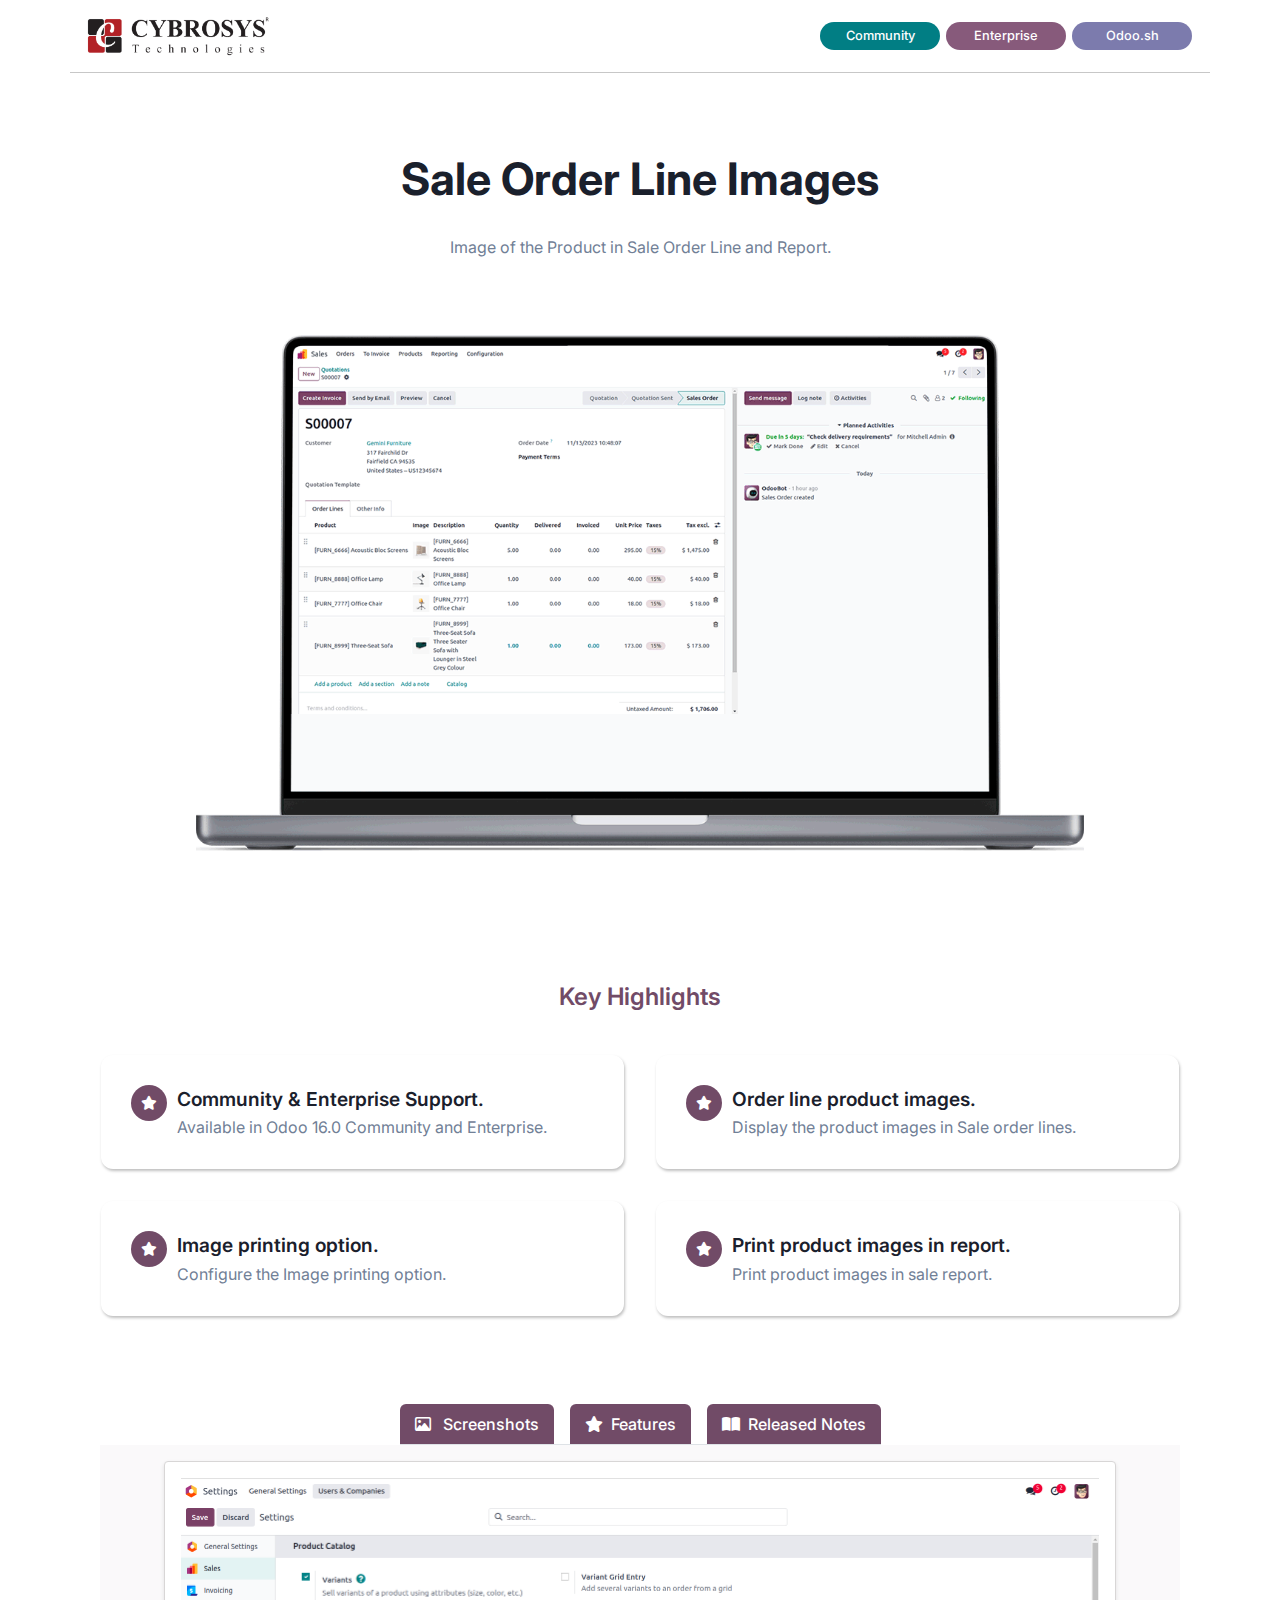
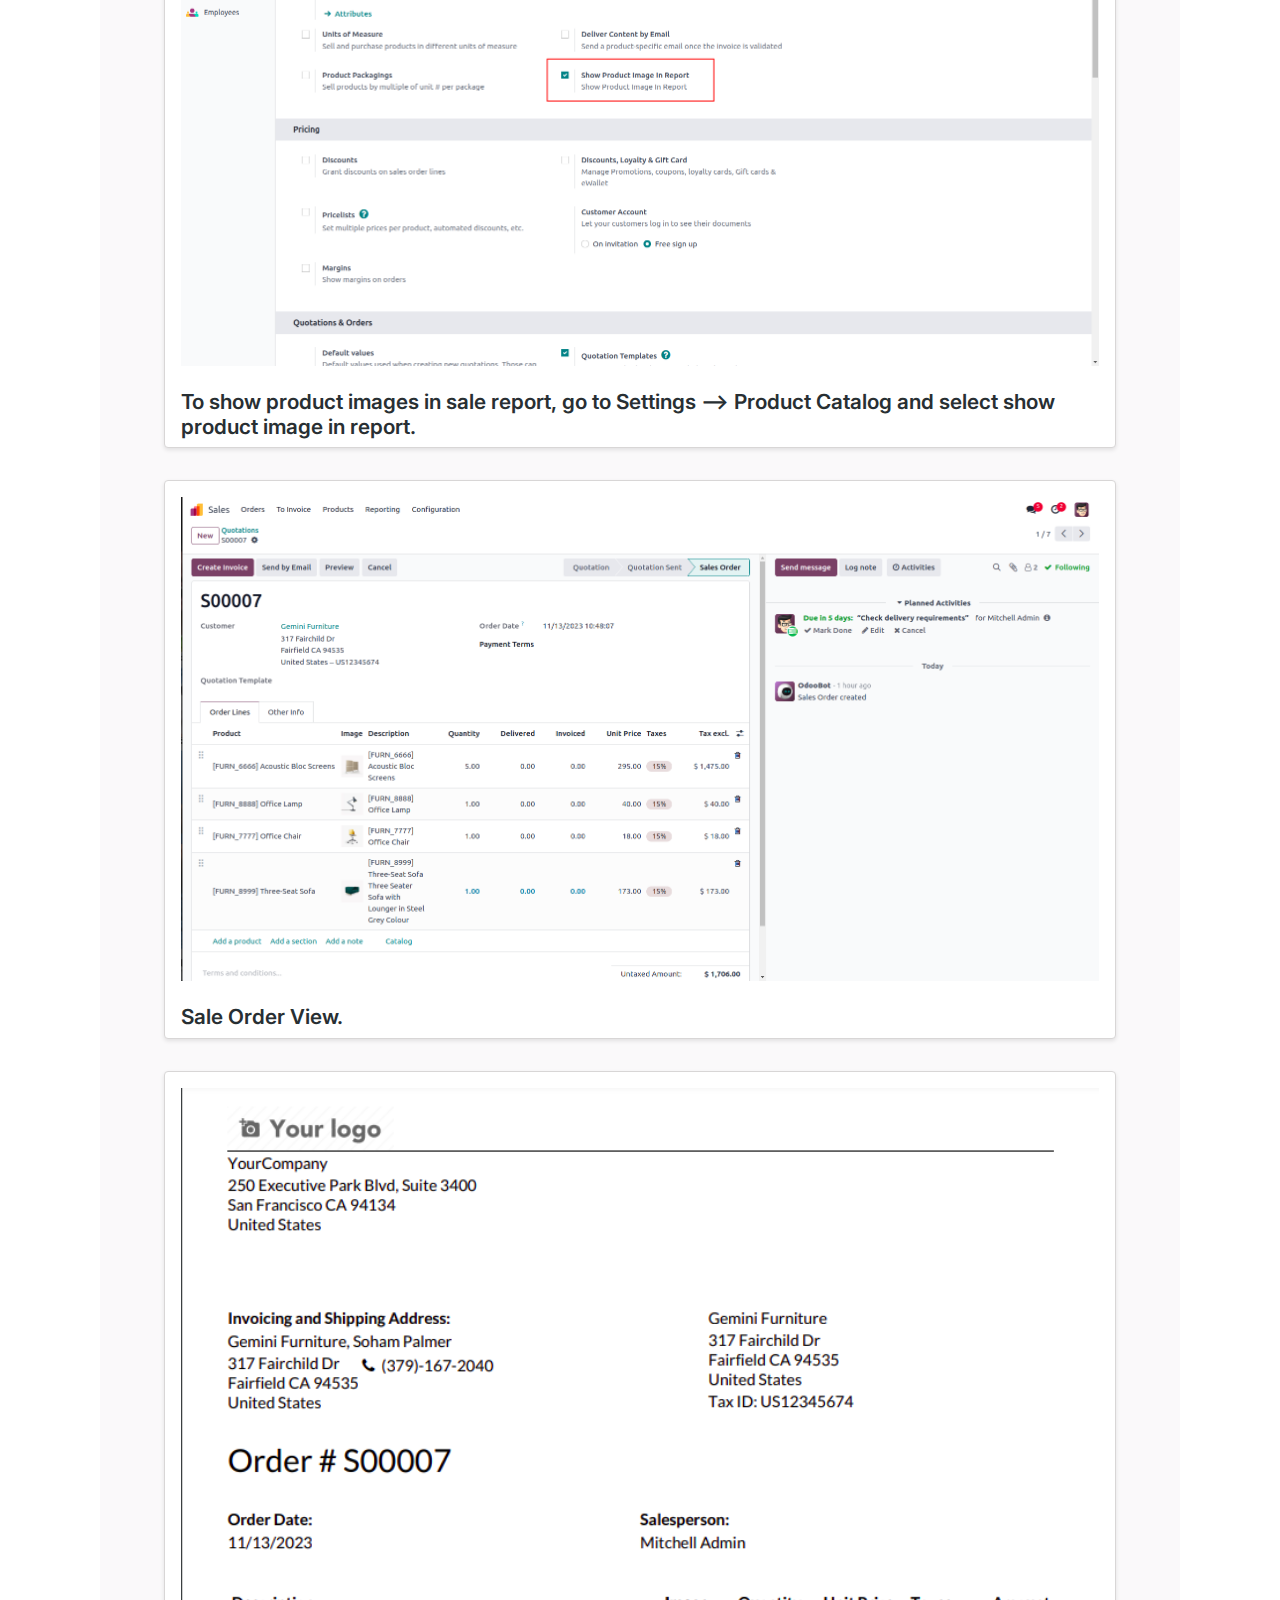
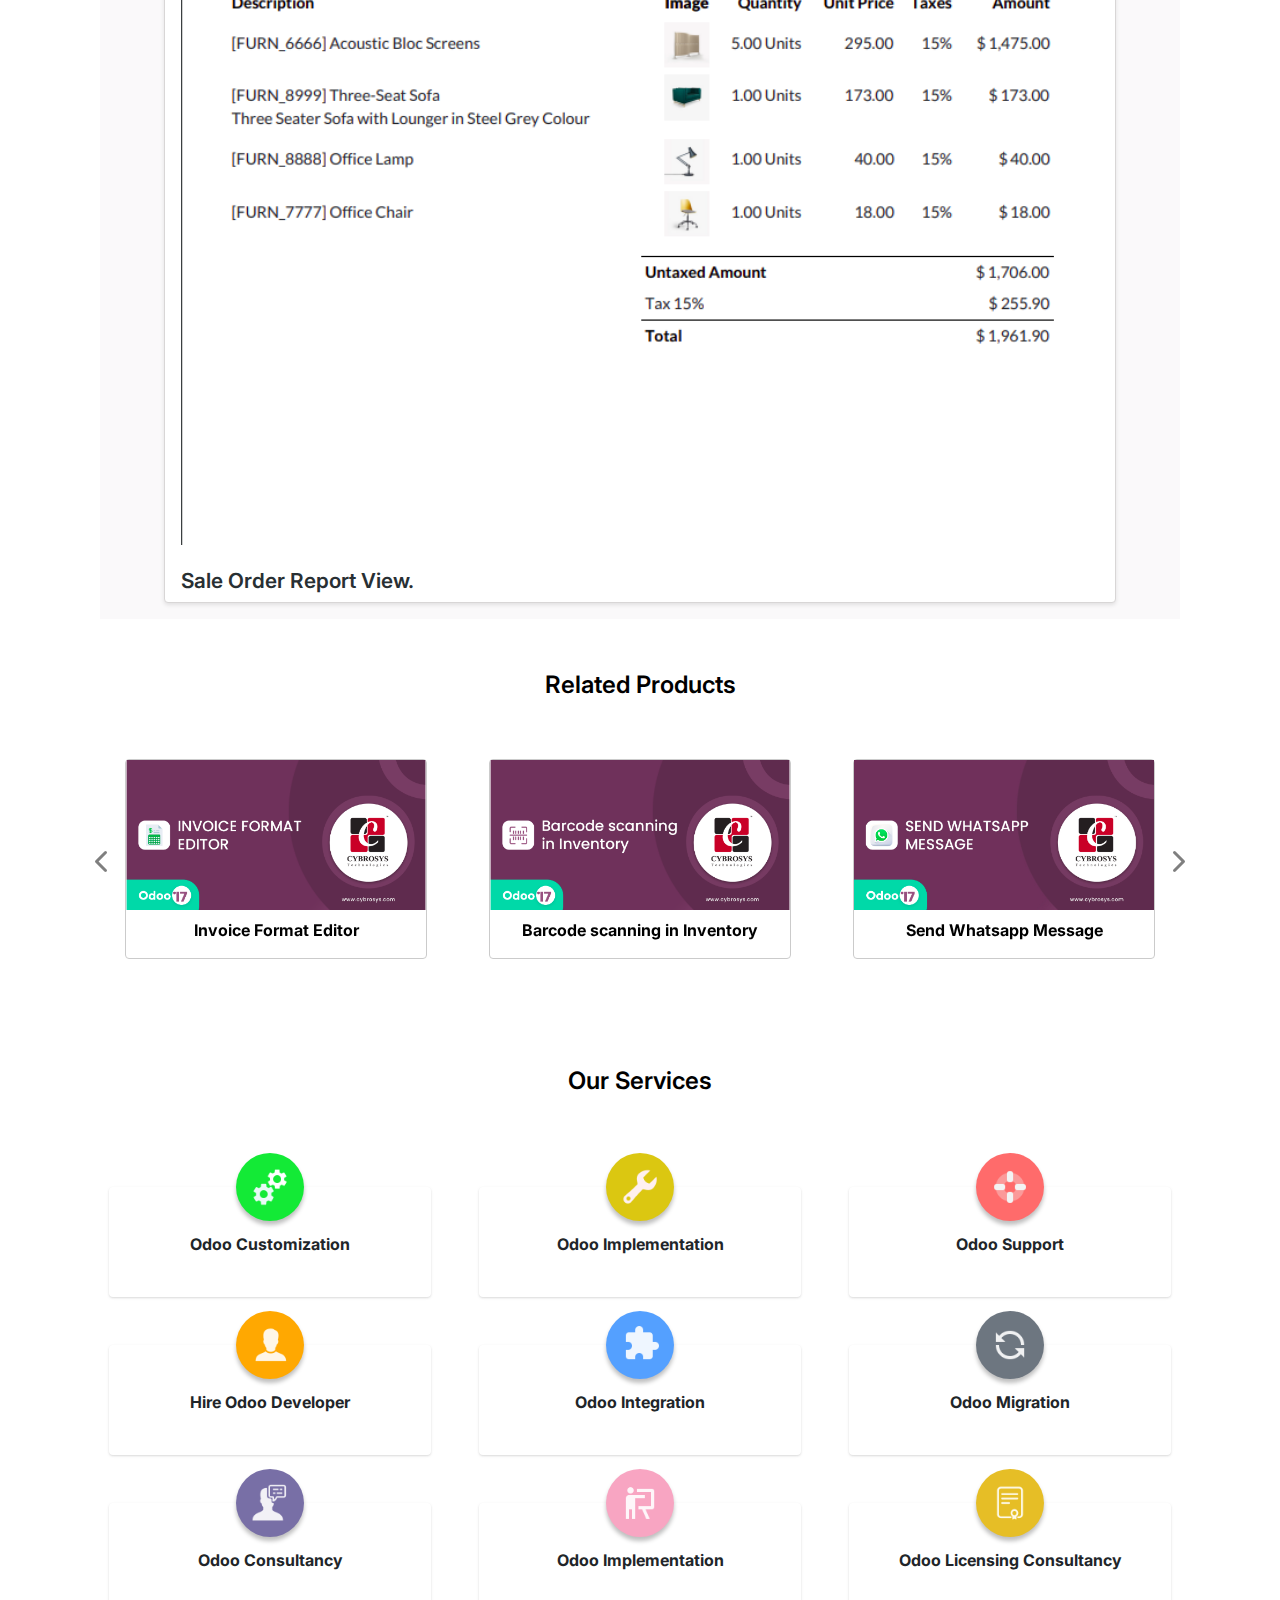
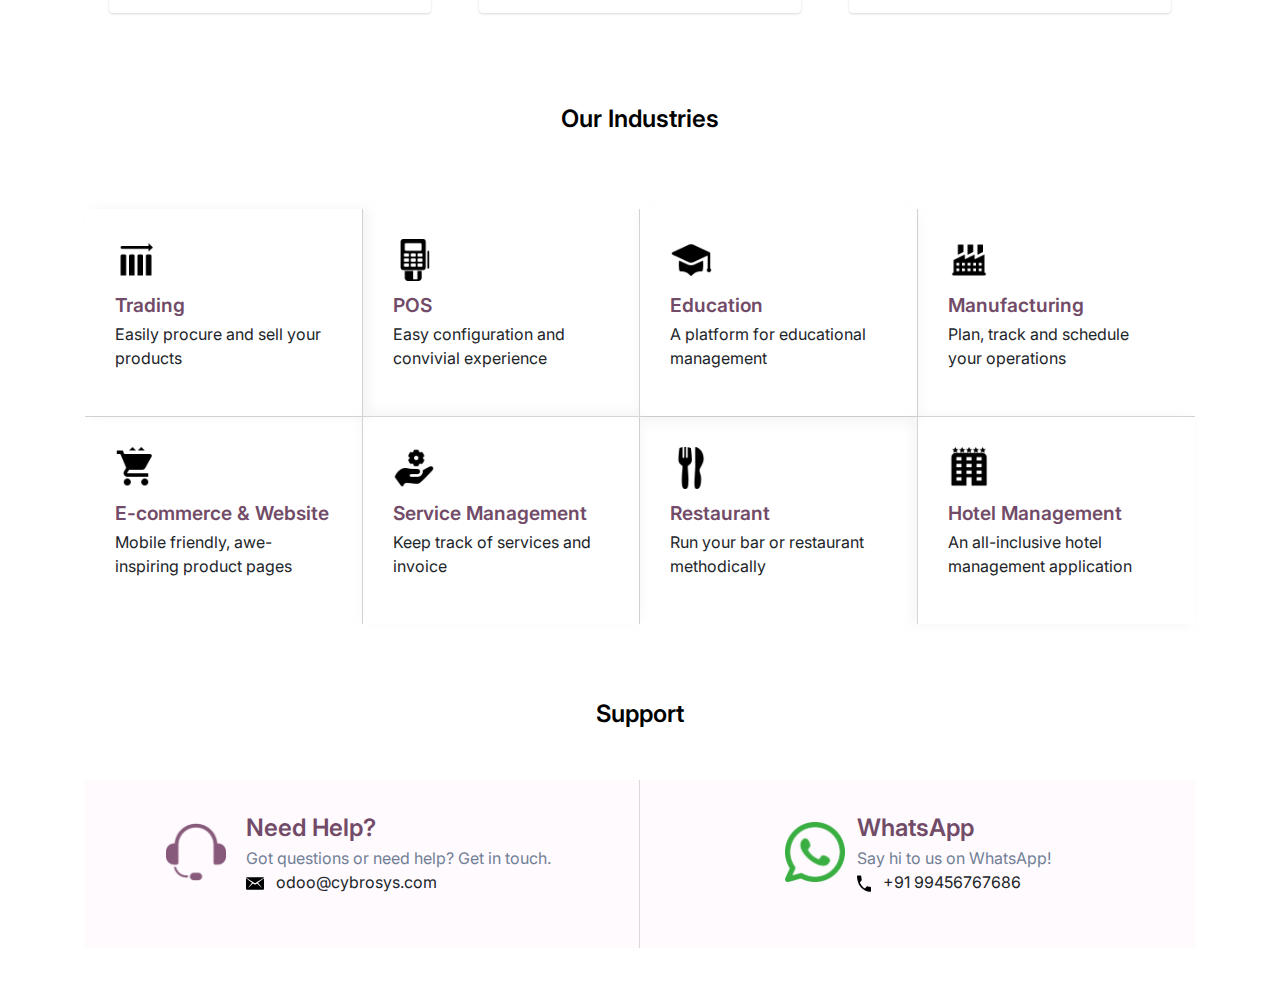
<file: sale_product_image/static/description/index.html>
<!DOCTYPE html>
<html lang="en">

<head>
    <meta charset="UTF-8">
    <meta name="viewport" content="width=device-width, initial-scale=1.0">
    <title>Odoo App 3 Index</title>
    <!-- Bootstrap CSS -->
    <link rel="stylesheet" href="https://cdn.jsdelivr.net/npm/bootstrap@4.0.0/dist/css/bootstrap.min.css"
        integrity="sha384-Gn5384xqQ1aoWXA+058RXPxPg6fy4IWvTNh0E263XmFcJlSAwiGgFAW/dAiS6JXm" crossorigin="anonymous">
    <link rel="stylesheet" href="https://cdnjs.cloudflare.com/ajax/libs/font-awesome/6.2.1/css/all.min.css">
    <link rel="preconnect" href="https://fonts.googleapis.com">
    <link rel="preconnect" href="https://fonts.gstatic.com" crossorigin>
    <link href="https://fonts.googleapis.com/css2?family=Inter:wght@400;500;600;700;800&display=swap" rel="stylesheet">
</head>
<body>
    <section>
        <div class="container" style="font-family: 'Inter', sans-serif !important;background-color: #fff !important;">
            <div class="row">
                <div class="col-sm-12 col-md-12 col-lg-12 d-flex justify-content-between flex-wrap align-items-sm-center"
                    style="border-bottom:1px solid rgba(0, 0, 0, 0.22)">
                    <div class="my-3">
                        <img src="assets/misc/Cybrosys R.png" style="width:auto !important; height:40px !important">
                    </div>
                    <div class="my-3 d-flex align-items-center">
                        <div class="text-center"
                            style="background-color:#017E84 !important;font-size: 0.8rem !important; color:#fff !important; font-weight:500 !important; padding:4px !important; margin:0 3px !important; border-radius:50px !important; min-width: 120px !important;">
                            Community
                        </div>
                        <div class="text-center"
                            style="background-color:#875A7B !important; color:#fff !important;font-size: 0.8rem !important; font-weight:500 !important; padding:4px !important; margin:0 3px !important; border-radius:50px !important;min-width: 120px !important;">
                            Enterprise
                        </div>
                        <div class="text-center"
                            style="background-color:#7C7BAD !important; color:#fff !important;font-size: 0.8rem !important; font-weight:500 !important; padding:4px !important; margin:0 3px !important; border-radius:50px !important; min-width: 120px !important;">
                            Odoo.sh
                        </div>
                    </div>
                </div>
            </div>
            <div class="row">
                <div class="col-sm-12 col-md-12 col-lg-12 text-center d-flex align-items-center flex-column"
                    style="margin: 80px 0px !important;">
                    <h1 style="font-size: 2.8rem;font-weight: 700; color: 
                    #1A202C;">
                        Sale Order Line Images</h1>
                    <p class="my-3 mb-4"
                        style="max-width: 80%; font-weight: 400 !important; line-height: 32px; color: #718096;">
                        Image of the Product in Sale Order Line and Report.
                    </p>
                    <div style="width: 80%; margin-top: 3rem;">
                        <img src="assets/screenshots/hero.gif" class="img-responsive" width="100%" height="auto">
                    </div>
                </div>
            </div>
            <div class="container mt-5 mb-5">
                <div class="col-lg-12 d-flex flex-column justify-content-center align-items-center mt-4">
                    <p class="m-0" style="font-weight: 600; font-size: 24px; color:#714b67 !important">Key Highlights
                    </p>
                </div>
                <div class="row py-4">
                    <div class="col-md-6 col-sm-12 p-3">
                        <div class="d-flex   h-100" style="padding: 30px;border-radius: 12px;
                                    background: #FFF;
                                    box-shadow: 1px 2px 3px 0px rgba(0, 0, 0, 0.25); ">
                            <div style="width: 36px; height: 36px; border-radius: 50%; background: #714B67;
                                    display: flex; justify-content: center; align-items: center;
                                    margin-right: 10px; flex-shrink: 0;">
                                <i class="fa-solid fa-star  " style="color: #fff;font-size:14px;"></i>
                            </div>
                            <div>
                                <p style="color: #1A202C;font-weight: 600; 
                                      font-size: 1.2rem; margin-bottom: 2px;">Community & Enterprise Support.</p>
                                <p class="m-0" style="color:#718096">Available in Odoo 16.0 Community and Enterprise.
                                </p>
                            </div>
                        </div>
                    </div>
                    <div class="col-md-6 col-sm-12 p-3">
                        <div class="d-flex   h-100" style="padding: 30px;border-radius: 12px;
                                    background: #FFF;
                                    box-shadow: 1px 2px 3px 0px rgba(0, 0, 0, 0.25); ">
                            <div style="width: 36px; height: 36px; border-radius: 50%; background: #714B67;
                                    display: flex; justify-content: center; align-items: center;
                                    margin-right: 10px; flex-shrink: 0;">
                                <i class="fa-solid fa-star  " style="color: #fff;font-size:14px;"></i>
                            </div>
                            <div>
                                <p style="color: #1A202C;font-weight: 600; 
                                      font-size: 1.2rem; margin-bottom: 2px;">Order line product images.</p>
                                <p class="m-0" style="color:#718096">Display the product images in Sale order lines.
                                </p>
                            </div>
                        </div>
                    </div>
                    <div class="col-md-6 col-sm-12 p-3">
                        <div class="d-flex   h-100" style="padding: 30px;border-radius: 12px;
                                    background: #FFF;
                                    box-shadow: 1px 2px 3px 0px rgba(0, 0, 0, 0.25); ">
                            <div style="width: 36px; height: 36px; border-radius: 50%; background: #714B67;
                                    display: flex; justify-content: center; align-items: center;
                                    margin-right: 10px; flex-shrink: 0;">
                                <i class="fa-solid fa-star  " style="color: #fff;font-size:14px;"></i>
                            </div>
                            <div>
                                <p style="color: #1A202C;font-weight: 600; 
                                      font-size: 1.2rem; margin-bottom: 2px;">Image printing option.</p>
                                <p class="m-0" style="color:#718096">Configure the Image printing option.
                                </p>
                            </div>
                        </div>
                    </div>
                    <div class="col-md-6 col-sm-12 p-3">
                        <div class="d-flex   h-100" style="padding: 30px;border-radius: 12px;
                                    background: #FFF;
                                    box-shadow: 1px 2px 3px 0px rgba(0, 0, 0, 0.25); ">
                            <div style="width: 36px; height: 36px; border-radius: 50%; background: #714B67;
                                    display: flex; justify-content: center; align-items: center;
                                    margin-right: 10px; flex-shrink: 0; ">
                                <i class="fa-solid fa-star  " style="color: #fff;font-size:14px;"></i>
                            </div>
                            <div>
                                <p style="color: #1A202C;font-weight: 600; 
                                      font-size: 1.2rem; margin-bottom: 2px;">Print product images in report.</p>
                                <p class="m-0" style="color:#718096"> Print product images in sale report.
                                </p>
                            </div>
                        </div>
                    </div>
                </div>
            </div>
            <div class="container rounded" >
                <ul class="nav nav-tabs d-flex" style="width: fit-content;margin: 0 auto;gap: 1rem;">
                    <li class="col text-center py-2 text-nowrap "
                        style="color: #fff; background-color: #714B67;border-radius: 6px 6px 0px 0px;"><a
                            class="active show" data-toggle="tab" href="#tab1"
                            style="color: #fff;font-weight: 500; background-color: #714B67; text-decoration: none;">
                            <i class="fa-regular fa-image  pr-2" style="color: #fff;"></i>
                            Screenshots</a></li>
                    <li class="col text-center py-2 text-nowrap "
                        style="color: #fff; background-color: #714B67;border-radius: 6px 6px 0px 0px;"><a
                            data-toggle="tab" href="#tab2"
                            style="color: #fff;font-weight: 500;  text-decoration: none;"><i
                                class="fa-solid fa-star  pr-2" style="color: #fff;"></i>Features</a></li>
                    <li class="col text-center py-2 text-nowrap "
                        style="color: #fff; background-color: #714B67;border-radius: 6px 6px 0px 0px;"><a
                            data-toggle="tab" href="#tab3"
                            style="color: #fff;font-weight: 500; text-decoration: none; background-color: #714B67;"><i
                                class="fa-solid fa-book-open  pr-2" style="color: #fff;"></i>Released Notes</a></li>
                </ul>
                <div class="tab-content" style="background-color: rgba(121, 113, 119, 0.04);">
                    <div id="tab1" class="tab-pane fade in active show">
                        <div class="col-lg-12 py-2" style="padding: 1rem 4rem !important;">
                            <div
                                style="border: 1px solid #d8d6d6; border-radius: 4px; background: #fff; box-shadow: 0 2px 4px rgba(0, 0, 0, 0.1);">
                                <div class="row justify-content-center p-3 w-100 m-0">
                                    <img src="assets/screenshots/1.png" class="img-responsive" width="100%" height="auto">
                                </div>
                                <div class="px-3">
                                    <h4 class="mt-2"
                                        style=" font-weight:600 !important; color:#282F33 !important; font-size:1.3rem !important">To show product images in sale report, go to Settings --> Product Catalog and select show product image in report.</h4>
                                </div>
                            </div>
                        </div>
                        <div class="col-lg-12 py-2" style="padding: 1rem 4rem !important;">
                            <div
                                style="border: 1px solid #d8d6d6; border-radius: 4px;  background: #fff; box-shadow: 0 2px 4px rgba(0, 0, 0, 0.1);">
                                <div class="row justify-content-center p-3 w-100 m-0">
                                    <img src="assets/screenshots/2.png" class="img-responsive" width="100%" height="auto">
                                </div>
                                <div class="px-3">
                                    <h4 class="mt-2"
                                        style=" font-weight:600 !important; color:#282F33 !important; font-size:1.3rem !important">Sale Order View.</h4>
                                </div>
                            </div>
                        </div>
                        <div class="col-lg-12 py-2" style="padding: 1rem 4rem !important;">
                            <div
                                style="border: 1px solid #d8d6d6; border-radius: 4px;  background: #fff; box-shadow: 0 2px 4px rgba(0, 0, 0, 0.1);">
                                <div class="row justify-content-center p-3 w-100 m-0">
                                    <img src="assets/screenshots/3.png" class="img-responsive" width="100%" height="auto">
                                </div>
                                <div class="px-3">
                                    <h4 class="mt-2"
                                        style=" font-weight:600 !important; color:#282F33 !important; font-size:1.3rem !important">Sale Order Report View.</h4>
                                </div>
                            </div>
                        </div>
                    </div>
                    <div id="tab2" class="tab-pane fade">
                        <div class="col-mg-12" style="padding: 1rem 4rem;">
                            <ul style="list-style: none; padding: 1rem 0;font-weight: 500;">
                                <li class="py-3"
                                    style="font-weight: 500;background-color: #fff; border-radius: 4px; padding: 1rem; margin-bottom: 1rem; box-shadow: 0 2px 4px rgba(0, 0, 0, 0.1);">
                                    <span style="margin-right: 12px;"><img src="assets/misc/star (1) 2.svg" alt=""
                                            width="16px"></span>Community & Enterprise Support.
                                    <ul style="list-style: none;font-weight: 400; color:#718096">
                                        <li>Available in Odoo 16.0 Community and Enterprise.</li>
                                    </ul>
                                </li>
                                <li class="py-3"
                                    style="font-weight: 500;background-color: #fff; border-radius: 4px; padding: 1rem; margin-bottom: 1rem; box-shadow: 0 2px 4px rgba(0, 0, 0, 0.1);">
                                    <span style="margin-right: 12px;"><img src="assets/misc/star (1) 2.svg" alt=""
                                            width="16px"></span>Order line product images.
                                    <ul style="list-style: none;font-weight: 400; color:#718096">
                                        <li>Display the product images in Sale order lines.</li>
                                    </ul>
                                </li>
                                <li class="py-3"
                                    style="font-weight: 500;background-color: #fff; border-radius: 4px; padding: 1rem; margin-bottom: 1rem; box-shadow: 0 2px 4px rgba(0, 0, 0, 0.1);">
                                    <span style="margin-right: 12px;"><img src="assets/misc/star (1) 2.svg" alt=""
                                            width="16px"></span>Image printing option.
                                    <ul style="list-style: none;font-weight: 400; color:#718096">
                                        <li>Configure the Image printing option.</li>
                                    </ul>
                                </li>
                                <li class="py-3"
                                    style="font-weight: 500;background-color: #fff; border-radius: 4px; padding: 1rem; margin-bottom: 1rem; box-shadow: 0 2px 4px rgba(0, 0, 0, 0.1);">
                                    <span style="margin-right: 12px;"><img src="assets/misc/star (1) 2.svg" alt=""
                                            width="16px"></span>Print product images in report.
                                    <ul style="list-style: none;font-weight: 400; color:#718096">
                                        <li>Print product images in sale report.</li>
                                    </ul>
                                </li>

                            </ul>
                        </div>
                    </div>
                    <div id="tab3" class="tab-pane fade">
                        <div class="col-mg-12 active" style="padding: 1rem 4rem;">
                            <div class="py-3"
                                style="font-weight: 500;background-color: #fff; border-radius: 4px; padding: 1rem; box-shadow: 0 2px 4px rgba(0, 0, 0, 0.1);">
                                <div class="d-flex mb-3" style="font-size: 0.8rem; font-weight: 500;"><span>Version
                                        17.0.1.0.0</span><span class="px-2">|</span><span
                                        style="color: #714B67;font-weight: 600;">Released on:4th Dec 2023</span>
                                </div>
                                <p class="m-0"
                                    style=" color:#718096!important; font-size:1rem !important;line-height: 28px;">

                                    Initial commit for Sale Order Line Images.</p>
                            </div>
                        </div>
                    </div>
                </div>
            </div>
            <div class="container mt-5">
                <div class="col-lg-12 d-flex flex-column justify-content-center align-items-center mt-5">
                    <p class="m-0" style="font-weight: 600; font-size: 24px; color:#000 !important">Related Products</p>
                </div>
            </div>
            <div id="myCarousel" class="carousel slide py-3" data-ride="carousel">
            <div class="carousel-inner">
                <div class="carousel-item active">
                    <div class="row p-4">
                        <div class="col">
                            <div class="p-3">
                                <a href="https://apps.odoo.com/apps/modules/17.0/invoice_format_editor/"
                                   style="color: #000; text-decoration: none;">
                                    <div style="border:1px solid #CBCBCB !important;border-radius: 4px;">
                                        <div style="width: 300px; ">
                                            <img src="assets/modules/m1.png"
                                                 alt="" width="100%"
                                                 height="auto">

                                        </div>
                                        <p class="text-center pt-2 text-black font-weight-bold">
                                            Invoice Format Editor</p>
                                    </div>
                                </a>
                            </div>
                        </div>
                        <div class="col">
                            <div class="p-3">
                                <a href="https://apps.odoo.com/apps/modules/17.0/inventory_barcode_scanning/"
                                   style="color: #000; text-decoration: none;">
                                    <div style="border:1px solid #CBCBCB !important;border-radius: 4px;">
                                        <div style="width: 300px; ">
                                            <img src="assets/modules/m2.png"
                                                 alt="" width="100%"
                                                 height="auto">

                                        </div>
                                        <p class="text-center pt-2 text-black font-weight-bold">
                                            Barcode scanning in Inventory</p>
                                    </div>
                                </a>
                            </div>
                        </div>
                        <div class="col">
                            <div class="p-3">
                                <a href="https://apps.odoo.com/apps/modules/17.0/whatsapp_redirect/"
                                   style="color: #000; text-decoration: none;">
                                    <div style="border:1px solid #CBCBCB !important;border-radius: 4px;">
                                        <div style="width: 300px; ">
                                            <img src="assets/modules/m3.png"
                                                 alt="" width="100%"
                                                 height="auto">

                                        </div>
                                        <p class="text-center pt-2 text-black font-weight-bold">
                                            Send Whatsapp Message</p>
                                    </div>
                                </a>
                            </div>
                        </div>
                    </div>
                </div>
                <div class="carousel-item">
                    <div class="row p-4">
                        <div class="col">
                            <div class="p-3">
                                <a href="https://apps.odoo.com/apps/modules/17.0/base_account_budget/"
                                   style="color: #000; text-decoration: none;">
                                    <div style="border:1px solid #CBCBCB !important;border-radius: 4px;">
                                        <div style="width: 300px; ">
                                            <img src="assets/modules/m4.png"
                                                 alt="" width="100%"
                                                 height="auto">

                                        </div>
                                        <p class="text-center pt-2 text-black font-weight-bold">
                                            Budget Management</p>
                                    </div>
                                </a>
                            </div>
                        </div>
                        <div class="col">
                            <div class="p-3">
                                <a href="https://apps.odoo.com/apps/modules/17.0/product_barcode/"
                                   style="color: #000; text-decoration: none;">
                                    <div style="border:1px solid #CBCBCB !important;border-radius: 4px;">
                                        <div style="width: 300px;">
                                            <img src="assets/modules/m5.png"
                                                 alt="" width="100%"
                                                 height="auto">

                                        </div>
                                        <p class="text-center pt-2 text-black font-weight-bold">
                                            Product Barcode Generator</p>
                                    </div>
                                </a>
                            </div>
                        </div>
                        <div class="col">
                            <div class="p-3">
                                <a href="https://apps.odoo.com/apps/modules/17.0/export_stockinfo_xls/"
                                   style="color: #000; text-decoration: none;">
                                    <div style="border:1px solid #CBCBCB !important;border-radius: 4px;">
                                        <div style="width: 300px;">
                                            <img src="assets/modules/m6.png"
                                                 alt="" width="100%"
                                                 height="auto">
                                        </div>
                                        <p class="text-center pt-2 text-black font-weight-bold">
                                            Export Product Stock in Excel</p>
                                    </div>
                                </a>
                            </div>
                        </div>
                    </div>
                </div>
            </div>
            <a class="carousel-control-prev" href="#myCarousel"
               data-slide="prev" style="width: 35px; color: #000;">
                    <span class="carousel-control-prev-icon">
                        <i class="fa fa-chevron-left"
                           style="font-size: 24px;"></i>
                    </span>
            </a>
            <a class="carousel-control-next" href="#myCarousel"
               data-slide="next" style="width: 35px; color: #000;">
                    <span class="carousel-control-next-icon">
                        <i class="fa fa-chevron-right"
                           style="font-size: 24px;"></i>
                    </span>
            </a>
        </div>
            <div class="container mt-5">
                <div class="col-lg-12 d-flex flex-column justify-content-center align-items-center mt-4">
                    <p class="m-0" style="font-weight: 600; font-size: 24px; color:#000 !important">Our Services</p>

                </div>
            </div>
            <div class="container my-5">
                <div class="row py-3">
                    <div class="col-md-4 col-sm-6 px-4 py-4">
                        <div
                            style="background-color: #fff; padding: 25px; text-align: center;  box-shadow: rgba(0, 0, 0, 0.1) 0px 1px 3px 0px, rgba(0, 0, 0, 0.06) 0px 1px 2px 0px; position: relative;border-radius: 4px;">
                            <div style="position: absolute; top: 0%; left: 50%; transform: translate(-50%, -50%);">
                                <div style="background-color:#13EA36 ; border-radius: 50%; padding: 15px;    width: 68px;
                                    height: 68px; display: inline-block; box-shadow:0px 4px 4px rgba(0, 0, 0, 0.25);">
                                    <img src="assets/icons/cogs.png" alt="service-icon" width="38px" height="auto">
                                </div>
                            </div>
                            <p style="margin-top: 20px; font-weight: bold;">Odoo Customization</p>
                        </div>
                    </div>
                    <div class="col-md-4 col-sm-6 px-4 py-4">
                        <div
                            style="background-color: #fff; padding: 25px; text-align: center; box-shadow: rgba(0, 0, 0, 0.1) 0px 1px 3px 0px, rgba(0, 0, 0, 0.06) 0px 1px 2px 0px; position: relative;border-radius: 4px;">
                            <div style="position: absolute; top: 0%; left: 50%; transform: translate(-50%, -50%);">
                                <div style="background-color:#DBC711; border-radius: 50%; padding: 15px;    width: 68px;
                                    height: 68px; display: inline-block; box-shadow:0px 4px 4px rgba(0, 0, 0, 0.25);">
                                    <img src="assets/icons/wrench.png" alt="service-icon" width="38px" height="auto">
                                </div>
                            </div>
                            <p style="margin-top: 20px; font-weight: bold;">Odoo Implementation</p>
                        </div>
                    </div>
                    <div class="col-md-4 col-sm-6 px-4 py-4">
                        <div
                            style="background-color: #fff; padding: 25px; text-align: center;  box-shadow: rgba(0, 0, 0, 0.1) 0px 1px 3px 0px, rgba(0, 0, 0, 0.06) 0px 1px 2px 0px; position: relative; border-radius: 4px;">
                            <div style="position: absolute; top: 0%; left: 50%; transform: translate(-50%, -50%);">
                                <div style="background-color:#FF6B6B ; border-radius: 50%; padding: 15px;    width: 68px;
                                    height: 68px; display: inline-block; box-shadow:0px 4px 4px rgba(0, 0, 0, 0.25);">
                                    <img src="assets/icons/lifebuoy.png" alt="service-icon" width="38px" height="auto">
                                </div>
                            </div>
                            <p style="margin-top: 20px; font-weight: bold;">Odoo Support</p>
                        </div>
                    </div>
                    <div class="col-md-4 col-sm-6 px-4 py-4">
                        <div
                            style="background-color: #fff; padding: 25px; text-align: center; box-shadow: rgba(0, 0, 0, 0.1) 0px 1px 3px 0px, rgba(0, 0, 0, 0.06) 0px 1px 2px 0px; position: relative; border-radius: 4px;">
                            <div style="position: absolute; top: 0%; left: 50%; transform: translate(-50%, -50%);">
                                <div style="background-color:#FFA801 ; border-radius: 50%; padding: 15px;    width: 68px;
                                    height: 68px; display: inline-block; box-shadow:0px 4px 4px rgba(0, 0, 0, 0.25);">
                                    <img src="assets/icons/user.png" alt="service-icon" width="38px" height="auto">
                                </div>
                            </div>
                            <p style="margin-top: 20px; font-weight: bold;">Hire Odoo Developer</p>
                        </div>
                    </div>
                    <div class="col-md-4 col-sm-6 px-4 py-4">
                        <div
                            style="background-color: #fff; padding: 25px; text-align: center;  box-shadow: rgba(0, 0, 0, 0.1) 0px 1px 3px 0px, rgba(0, 0, 0, 0.06) 0px 1px 2px 0px; position: relative; border-radius: 4px;">

                            <div style="position: absolute; top: 0%; left: 50%; transform: translate(-50%, -50%);">
                                <div style="background-color:#54A0FF; border-radius: 50%; padding: 15px;    width: 68px;
                                    height: 68px; display: inline-block; box-shadow:0px 4px 4px rgba(0, 0, 0, 0.25);">
                                    <img src="assets/icons/puzzle.png" alt="service-icon" width="38px" height="auto">
                                </div>
                            </div>
                            <p style="margin-top: 20px; font-weight: bold;">Odoo Integration</p>
                        </div>
                    </div>
                    <div class="col-md-4 col-sm-6 px-4 py-4">
                        <div
                            style="background-color: #fff; padding: 25px; text-align: center;  box-shadow: rgba(0, 0, 0, 0.1) 0px 1px 3px 0px, rgba(0, 0, 0, 0.06) 0px 1px 2px 0px; position: relative;border-radius: 4px;">
                            <div style="position: absolute; top: 0%; left: 50%; transform: translate(-50%, -50%);">
                                <div style="background-color:#6D7680 ; border-radius: 50%; padding: 15px;    width: 68px;
                                    height: 68px; display: inline-block; box-shadow:0px 4px 4px rgba(0, 0, 0, 0.25);">
                                    <img src="assets/icons/update.png" alt="service-icon" width="38px" height="auto">
                                </div>
                            </div>
                            <p style="margin-top: 20px; font-weight: bold;">Odoo Migration</p>
                        </div>
                    </div>
                    <div class="col-md-4 col-sm-6 px-4 py-4">
                        <div
                            style="background-color: #fff; padding: 25px; text-align: center;  box-shadow: rgba(0, 0, 0, 0.1) 0px 1px 3px 0px, rgba(0, 0, 0, 0.06) 0px 1px 2px 0px; position: relative;border-radius: 4px;">
                            <div style="position: absolute; top: 0%; left: 50%; transform: translate(-50%, -50%);">
                                <div style="background-color:#786FA6 ; border-radius: 50%; padding: 15px;    width: 68px;
                                    height: 68px; display: inline-block; box-shadow:0px 4px 4px rgba(0, 0, 0, 0.25);">
                                    <img src="assets/icons/consultation.png" alt="service-icon" width="38px" height="auto">
                                </div>
                            </div>
                            <p style="margin-top: 20px; font-weight: bold;">Odoo Consultancy</p>
                        </div>
                    </div>
                    <div class="col-md-4 col-sm-6 px-4 py-4">
                        <div
                            style="background-color: #fff; padding: 25px; text-align: center; box-shadow: rgba(0, 0, 0, 0.1) 0px 1px 3px 0px, rgba(0, 0, 0, 0.06) 0px 1px 2px 0px;position: relative;border-radius: 4px;">
                            <div style="position: absolute; top: 0%; left: 50%; transform: translate(-50%, -50%);">
                                <div style="background-color:#F8A5C2 ; border-radius: 50%; padding: 15px;    width: 68px;
                                    height: 68px; display: inline-block; box-shadow:0px 4px 4px rgba(0, 0, 0, 0.25);">
                                    <img src="assets/icons/training.png" alt="service-icon" width="38px" height="auto">
                                </div>
                            </div>
                            <p style="margin-top: 20px; font-weight: bold;">Odoo Implementation</p>
                        </div>
                    </div>
                    <div class="col-md-4 col-sm-6 px-4 py-4">
                        <div
                            style="background-color: #fff; padding: 25px; text-align: center;  box-shadow: rgba(0, 0, 0, 0.1) 0px 1px 3px 0px, rgba(0, 0, 0, 0.06) 0px 1px 2px 0px; position: relative;border-radius: 4px;">
                            <div style="position: absolute; top: 0%; left: 50%; transform: translate(-50%, -50%);">
                                <div style="background-color:#E6BE26; border-radius: 50%; padding: 15px;    width: 68px;
                                    height: 68px; display: inline-block; box-shadow:0px 4px 4px rgba(0, 0, 0, 0.25);">
                                    <img src="assets/icons/license.png" alt="service-icon" width="38px" height="auto">
                                </div>
                            </div>
                            <p style="margin-top: 20px; font-weight: bold;">Odoo Licensing Consultancy</p>
                        </div>
                    </div>
                </div>
            </div>
            <div class="container mt-5">
                <div class="col-lg-12 d-flex flex-column justify-content-center align-items-center mt-4">
                    <p class="m-0" style="font-weight: 600; font-size: 24px; color:#000 !important">Our Industries</p>

                </div>
            </div>
            <div class="container">
                <div class="row my-5 py-4">
                    <div class="col-md-3 col-sm-6 p-0">
                        <div class="d-flex flex-column h-100 "
                            style="border-right: 1px solid rgb(209, 209, 209); border-bottom: 1px solid  rgb(209, 209, 209); padding: 30px; box-shadow: 6px 0 10px rgba(228, 227, 227, 0.373);">
                            <img src="assets/icons/trading-black.png" width="42px" height="auto" alt="">
                            <p style="color: #714B67;font-weight: 600; margin-top: 10px;
                           font-size: 1.2rem; margin-bottom: 2px;">Trading</p>
                            <p>Easily procure and sell your products</p>
                        </div>
                    </div>
                    <div class="col-md-3 col-sm-6  p-0">
                        <div class="d-flex flex-column h-100"
                            style="border-right: 1px solid rgb(209, 209, 209);border-bottom: 1px solid  rgb(209, 209, 209); padding: 30px;">
                            <img src="assets/icons/pos-black.png" width="42px" height="auto" alt="">
                            <p style="color: #714B67;font-weight: 600; margin-top: 10px;
                            font-size: 1.2rem; margin-bottom: 2px;">POS</p>
                            <p>Easy configuration and convivial experience</p>
                        </div>
                    </div>
                    <div class="col-md-3 col-sm-6  p-0">
                        <div class="d-flex flex-column h-100"
                            style="border-right: 1px solid  rgb(209, 209, 209);border-bottom: 1px solid   rgba(0, 0, 0, 0.2); padding: 30px; box-shadow: 0 5px 10px  rgba(228, 227, 227, 0.373)">
                            <img src="assets/icons/education-black.png" width="42px" height="auto" alt="">
                            <p style="color: #714B67;font-weight: 600; margin-top: 10px;
                            font-size: 1.2rem; margin-bottom: 2px;">Education</p>
                            <p>A platform for educational management</p>
                        </div>
                    </div>
                    <div class="col-md-3 col-sm-6  p-0">
                        <div class="d-flex flex-column h-100"
                            style="border-bottom: 1px solid  rgb(209, 209, 209); padding: 30px; ">
                            <img src="assets/icons/manufacturing-black.png" width="42px" height="auto" alt="">
                            <p style="color: #714B67;font-weight: 600; margin-top: 10px;
                            font-size: 1.2rem; margin-bottom: 2px;">Manufacturing</p>
                            <p>Plan, track and schedule your operations</p>
                        </div>
                    </div>
                    <div class="col-md-3 col-sm-6 p-0">
                        <div class="d-flex flex-column h-100"
                            style="border-right: 1px solid  rgb(209, 209, 209); padding: 30px;">
                            <img src="assets/icons/ecom-black.png" width="42px" height="auto" alt="">
                            <p style="color: #714B67;font-weight: 600; margin-top: 10px;
                            font-size: 1.2rem; margin-bottom: 2px;">E-commerce & Website</p>
                            <p>Mobile friendly, awe-inspiring product pages</p>
                        </div>
                    </div>
                    <div class="col-md-3 col-sm-6   p-0">
                        <div class="d-flex flex-column h-100"
                            style="border-right: 1px solid  rgb(209, 209, 209); padding: 30px;box-shadow: 0 -5px 10px  rgba(228, 227, 227, 0.373);">
                            <img src="assets/icons/service-black.png" width="42px" height="auto" alt="">
                            <p style="color: #714B67;font-weight: 600; margin-top: 10px;
                            font-size: 1.2rem; margin-bottom: 2px;">Service Management</p>
                            <p>Keep track of services and invoice</p>
                        </div>
                    </div>
                    <div class="col-md-3 col-sm-6    p-0">
                        <div class="d-flex flex-column h-100"
                            style="border-right: 1px solid  rgb(209, 209, 209); padding: 30px; ">
                            <img src="assets/icons/restaurant-black.png" width="42px" height="auto" alt="">
                            <p style="color: #714B67;font-weight: 600; margin-top: 10px;
                            font-size: 1.2rem; margin-bottom: 2px;">Restaurant</p>
                            <p>Run your bar or restaurant methodically</p>
                        </div>
                    </div>
                    <div class="col-md-3 col-sm-6   p-0">
                        <div class="d-flex flex-column h-100"
                            style=" padding: 30px;box-shadow: -5px 0 10px  rgba(228, 227, 227, 0.373);">
                            <img src="assets/icons/hotel-black.png" width="42px" height="auto" alt="">
                            <p style="color: #714B67;font-weight: 600; margin-top: 10px;
                            font-size: 1.2rem; margin-bottom: 2px;">Hotel Management</p>
                            <p>An all-inclusive hotel management application</p>
                        </div>
                    </div>
                </div>
            </div>
            <div class="container mt-5">
                <div class="col-lg-12 d-flex flex-column justify-content-center align-items-center mt-5">
                    <p class="m-0" style="font-weight: 600; font-size: 24px; color:#000 !important">Support</p>
                </div>
            </div>
            <div class="container my-5">
                <div class="row" style="background-color: #FFFAFE;">
                    <div class="col-md-6 pb-4  d-flex align-items-center justify-content-center"
                        style="border-right: 1px solid #D9D9D9;">
                        <div style="padding: 30px;">
                            <div class="d-flex align-items-center">
                                <img src="assets/misc/support (1) 1.svg" alt="" width="60px" style="margin-right: 12px;">
                                <div style="padding: 0px 8px;">
                                    <span
                                        style="color: #714B67;font-size: 24px;font-weight: 600;padding-bottom: 1rem;">Need
                                        Help?</span>
                                    <p class="m-0" style="color:#718096;">Got questions or need help? Get in touch.</p>
                                    <div style="font-weight: 400;"><span><img src="assets/misc/support-email.svg" alt=""
                                                width="18px"
                                                style="filter: invert(1);margin-right: 0.8rem;"></span>odoo@cybrosys.com
                                    </div>
                                </div>
                            </div>
                        </div>
                    </div>
                    <div class="col-md-6 pb-4 d-flex align-items-center justify-content-center">
                        <div style="padding: 30px;">
                            <div class="d-flex align-items-center">
                                <img src="assets/misc/whatsapp 1.svg" alt="" width="60px" style="margin-right: 12px;">
                                <div>
                                    <span style="color: #714B67;font-size: 24px;font-weight: 600;">WhatsApp</span>
                                    <p class="m-0" style="color:#718096;">Say hi to us on WhatsApp!</p>
                                    <div style="font-weight: 400; font-size: 16px;"><span><img src="assets/misc/phone.svg"
                                                alt="" width="14px"
                                                style="filter: invert(1); margin-right: 0.8rem;"></span>+91
                                        99456767686</div>
                                </div>
                            </div>
                        </div>
                    </div>
                </div>
            </div>
        </div>
    </section>
    <!-- Optional JavaScript -->
    <!-- jQuery first, then Popper.js, then Bootstrap JS -->
    <script src="https://ajax.googleapis.com/ajax/libs/jquery/3.5.1/jquery.min.js"></script>
    <script src="https://maxcdn.bootstrapcdn.com/bootstrap/4.5.2/js/bootstrap.min.js"></script>
</body>
</html>
</file>
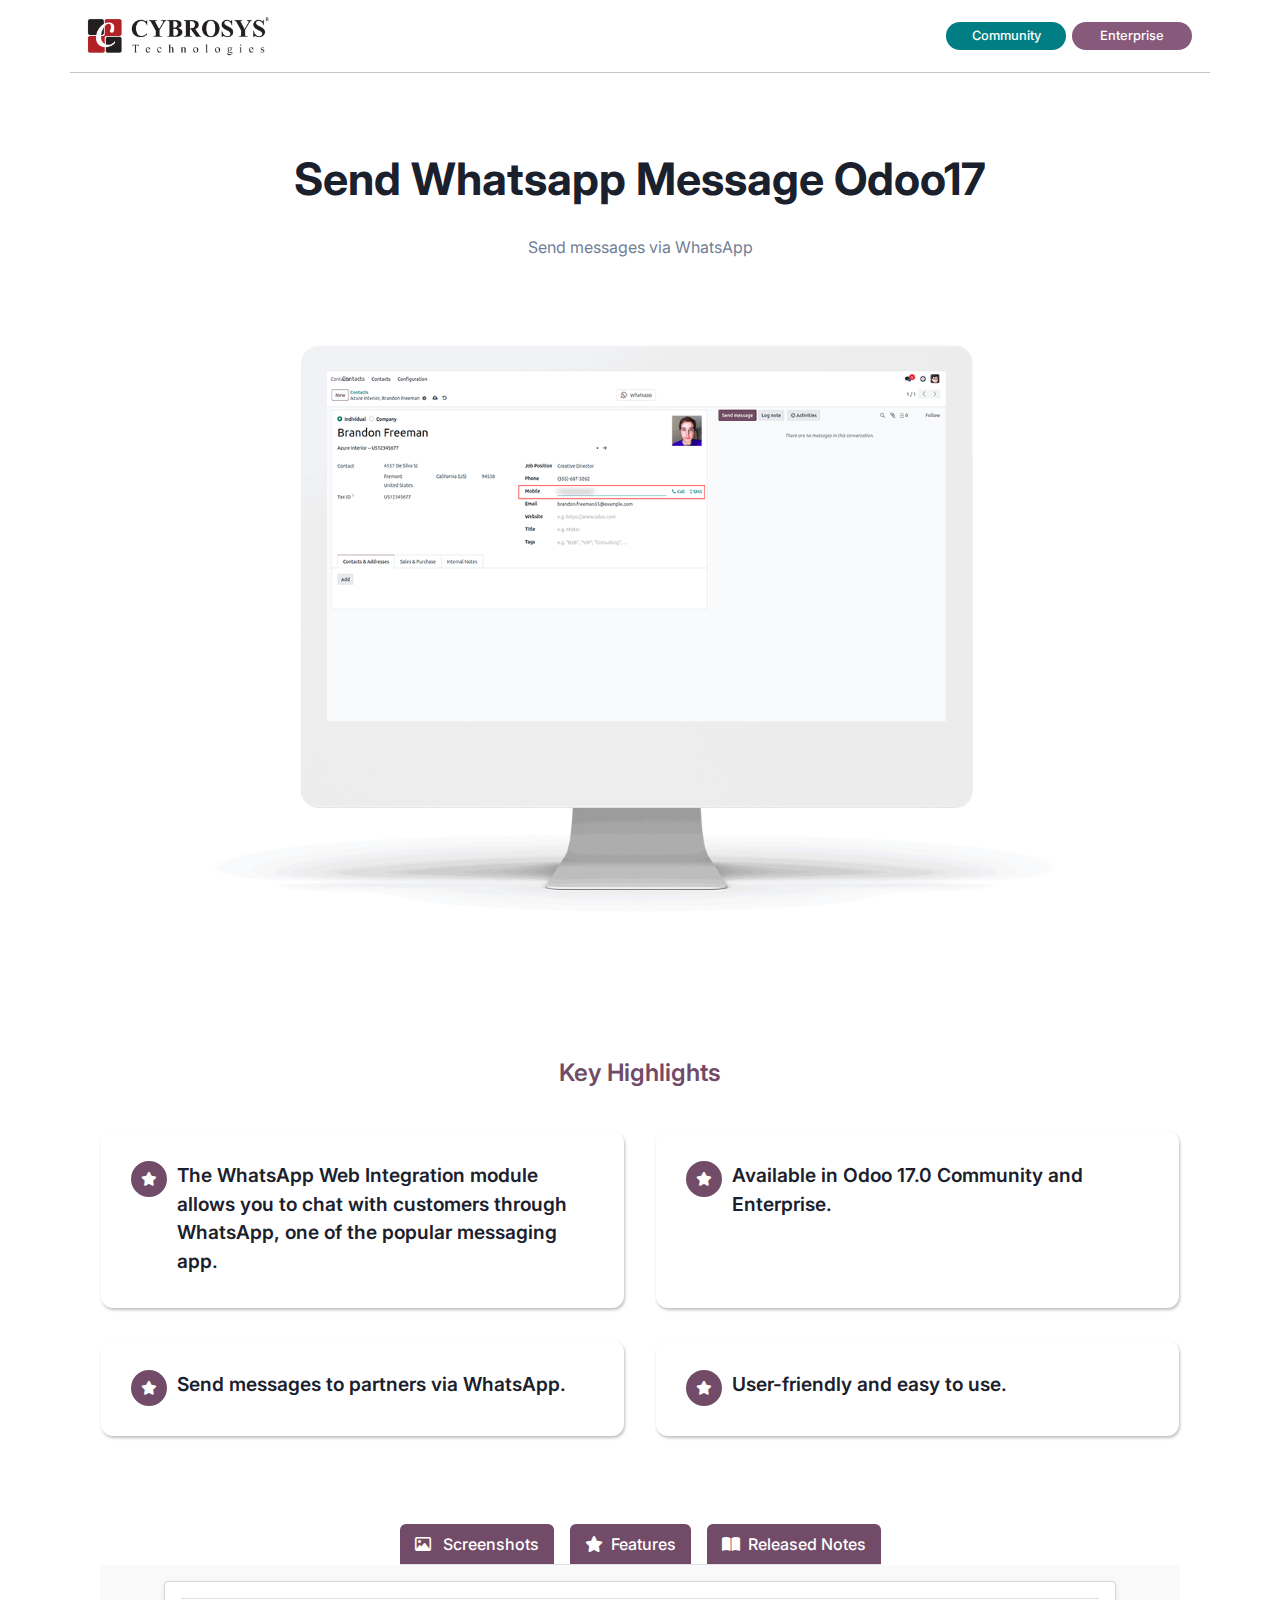
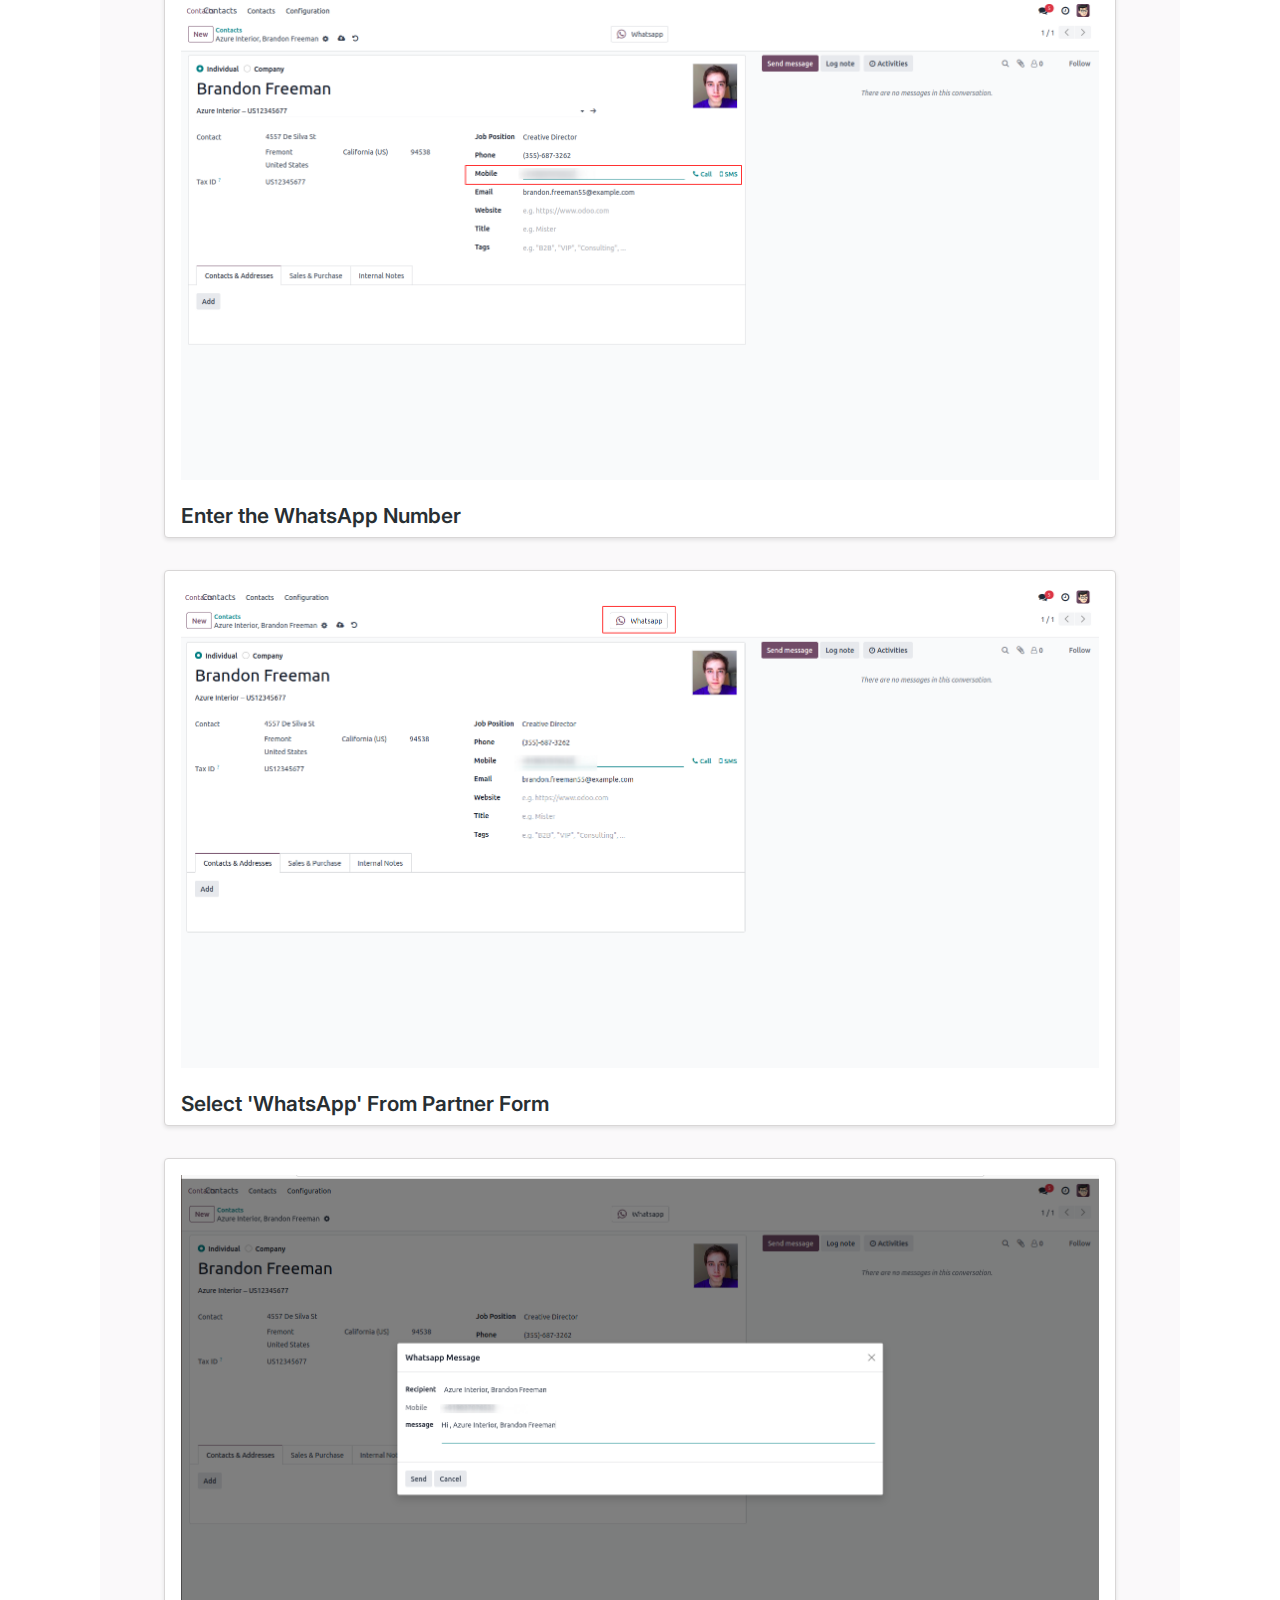
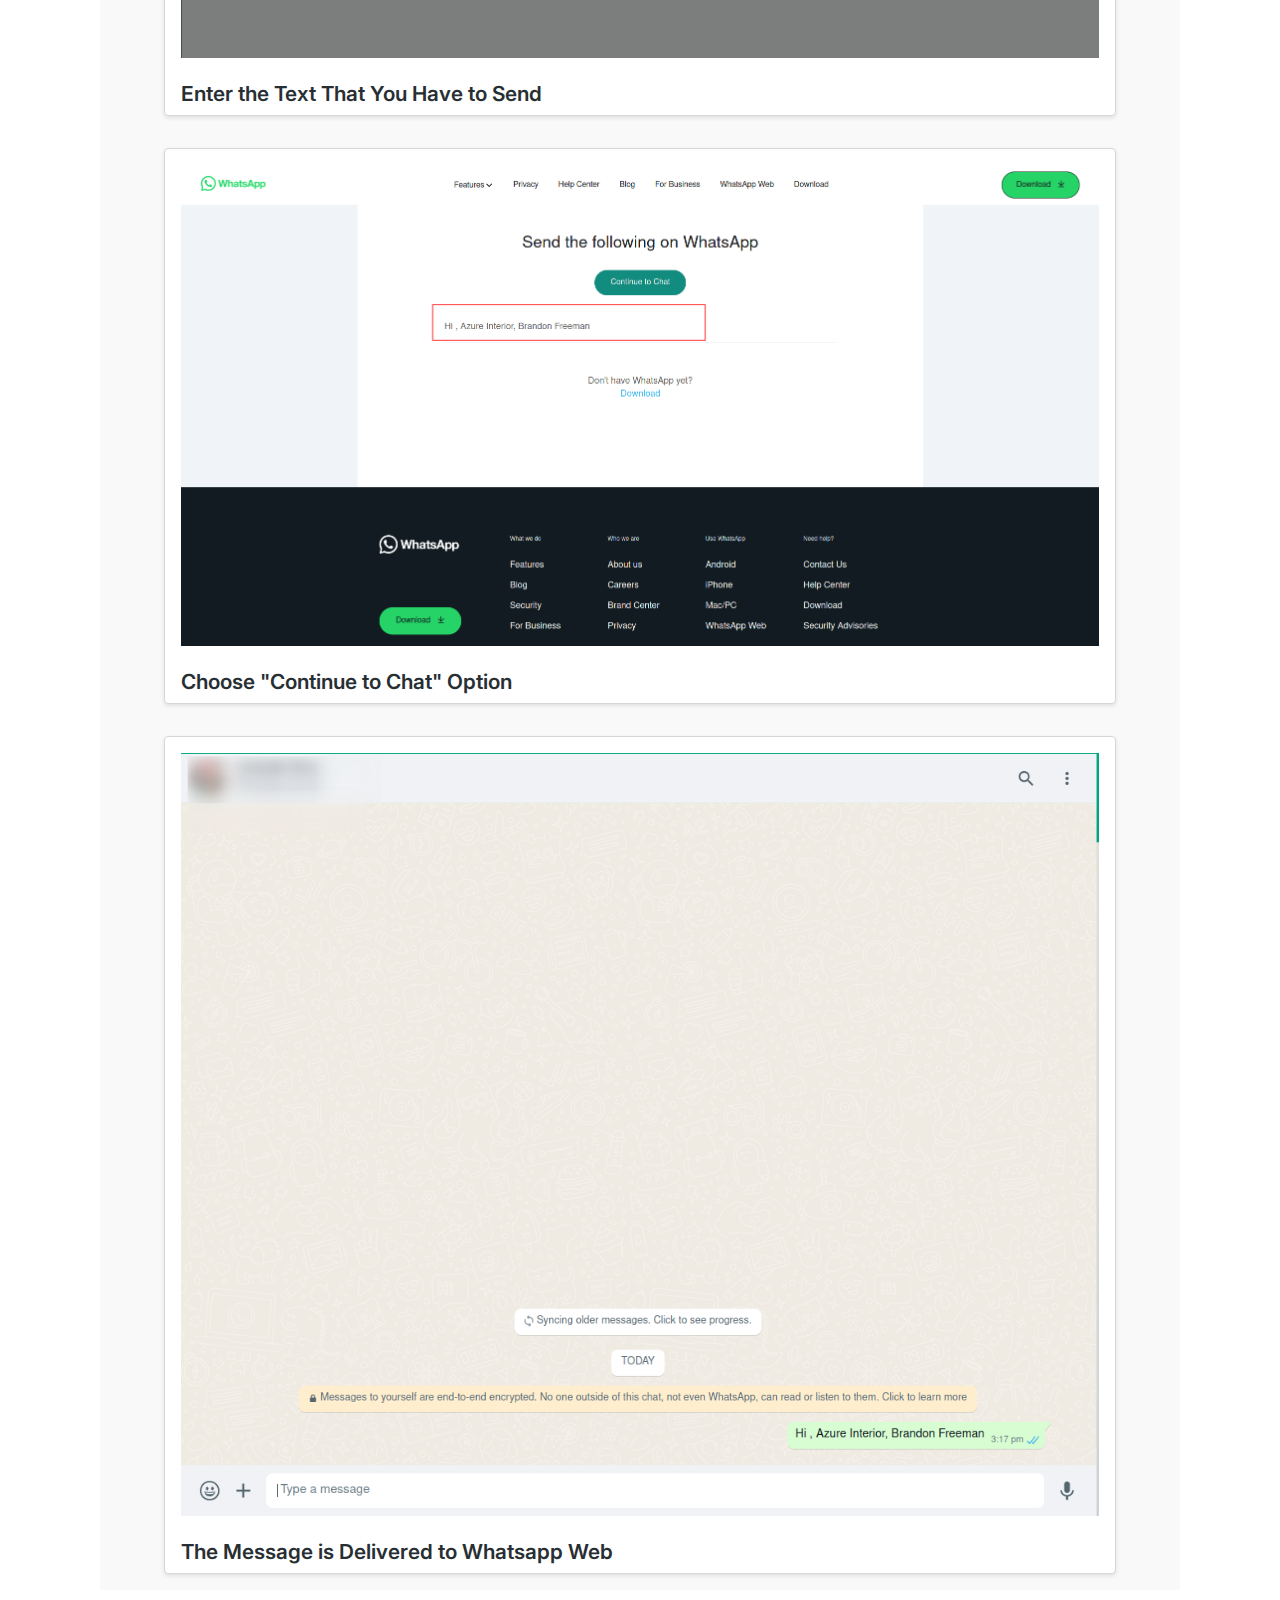
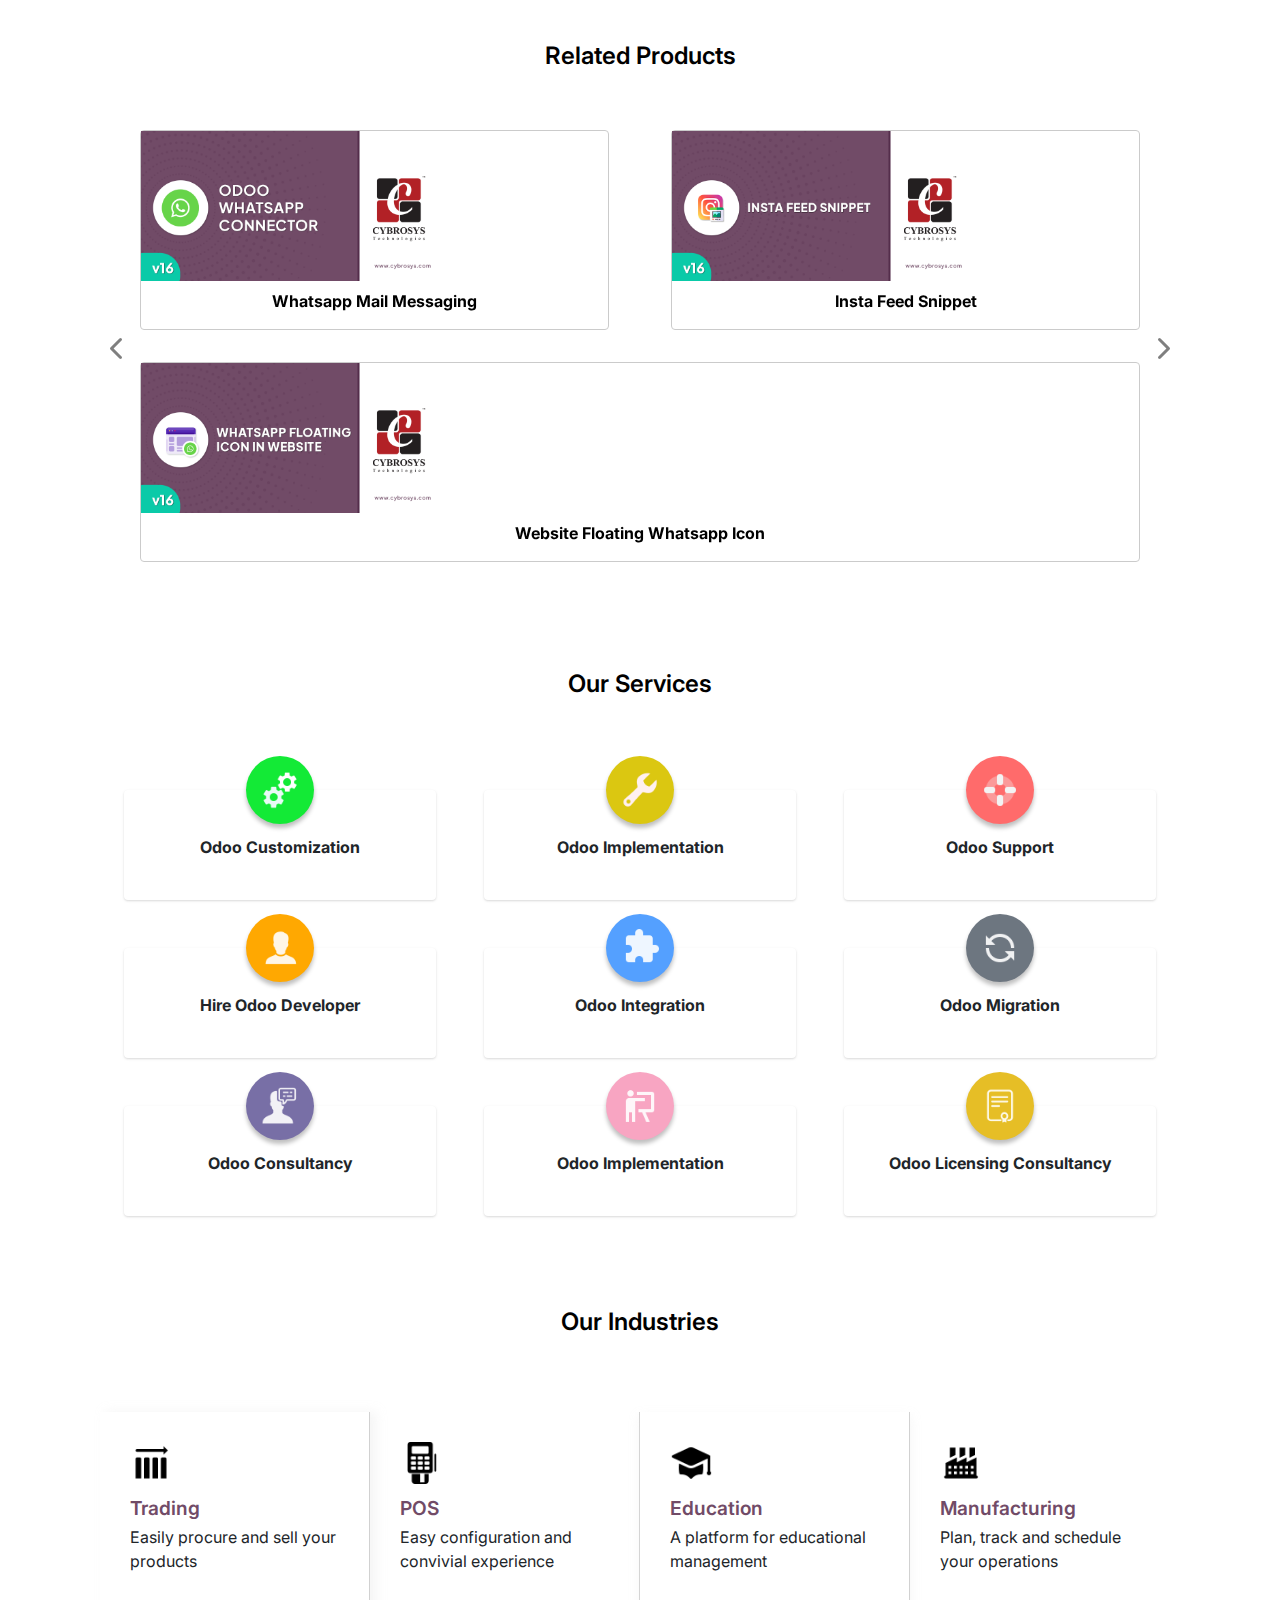
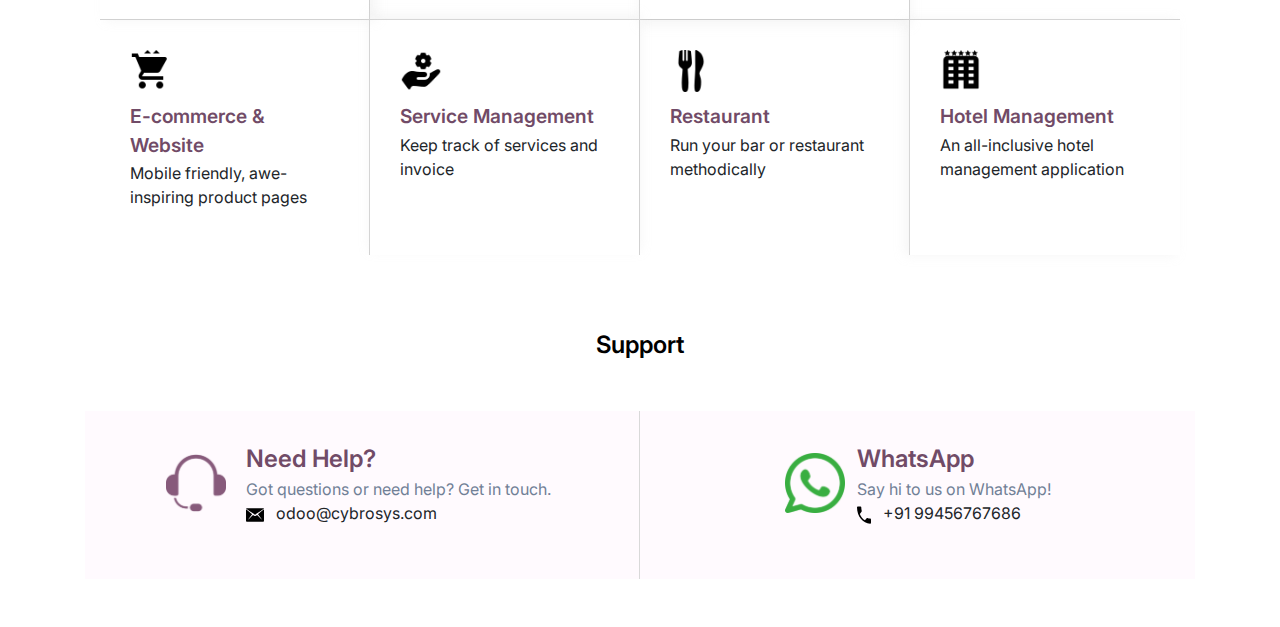
<file: whatsapp_redirect/static/description/index.html>
<!DOCTYPE html>
<html lang="en">

<head>
    <meta charset="UTF-8">
    <meta name="viewport" content="width=device-width, initial-scale=1.0">
    <title>Odoo App 3 Index</title>
    <!-- Bootstrap CSS -->
    <link rel="stylesheet"
          href="https://cdn.jsdelivr.net/npm/bootstrap@4.0.0/dist/css/bootstrap.min.css"
          integrity="sha384-Gn5384xqQ1aoWXA+058RXPxPg6fy4IWvTNh0E263XmFcJlSAwiGgFAW/dAiS6JXm"
          crossorigin="anonymous">
    <link rel="stylesheet"
          href="https://cdnjs.cloudflare.com/ajax/libs/font-awesome/6.2.1/css/all.min.css">
    <link rel="preconnect" href="https://fonts.googleapis.com">
    <link rel="preconnect" href="https://fonts.gstatic.com" crossorigin>
    <link href="https://fonts.googleapis.com/css2?family=Inter:wght@400;500;600;700;800&display=swap"
          rel="stylesheet">
</head>
<body>
<section>
    <div class="container"
         style="font-family: 'Inter', sans-serif !important;background-color: #fff !important;">
        <div class="row">
            <div class="col-sm-12 col-md-12 col-lg-12 d-flex justify-content-between flex-wrap align-items-sm-center"
                 style="border-bottom:1px solid rgba(0, 0, 0, 0.22)">
                <div class="my-3">
                    <img src="assets/misc/Cybrosys R.png"
                         style="width:auto !important; height:40px !important">
                </div>
                <div class="my-3 d-flex align-items-center">
                    <div class="text-center"
                         style="background-color:#017E84 !important;font-size: 0.8rem !important; color:#fff !important; font-weight:500 !important; padding:4px !important; margin:0 3px !important; border-radius:50px !important; min-width: 120px !important;">
                        Community
                    </div>
                    <div class="text-center"
                         style="background-color:#875A7B !important; color:#fff !important;font-size: 0.8rem !important; font-weight:500 !important; padding:4px !important; margin:0 3px !important; border-radius:50px !important;min-width: 120px !important;">
                        Enterprise
                    </div>
                </div>
            </div>
        </div>
        <div class="row">
            <div class="col-sm-12 col-md-12 col-lg-12 text-center d-flex align-items-center flex-column"
                 style="margin: 80px 0px !important;">
                <h1 style="font-size: 2.8rem;font-weight: 700; color:
                    #1A202C;">
                    Send Whatsapp Message Odoo17</h1>
                <p class="my-3 mb-4"
                   style="max-width: 80%; font-weight: 400 !important; line-height: 32px; color: #718096;">
                    Send messages via WhatsApp </p>
                <div style="width: 80%; margin-top: 3rem;">
                    <img src="assets/screenshots/hero.gif"
                         class="img-responsive" width="100%" height="auto">
                </div>
            </div>
        </div>
        <div class="container mt-5 mb-5">
            <div class="col-lg-12 d-flex flex-column justify-content-center align-items-center mt-4">
                <p class="m-0"
                   style="font-weight: 600; font-size: 24px; color:#714b67 !important">
                    Key Highlights
                </p>
            </div>
            <div class="row py-4">
                <div class="col-md-6 col-sm-12 p-3">
                    <div class="d-flex   h-100" style="padding: 30px;border-radius: 12px;
                                    background: #FFF;
                                    box-shadow: 1px 2px 3px 0px rgba(0, 0, 0, 0.25); ">
                        <div style="width: 36px; height: 36px; border-radius: 50%; background: #714B67;
                                    display: flex; justify-content: center; align-items: center;
                                    margin-right: 10px; flex-shrink: 0;">
                            <i class="fa-solid fa-star  "
                               style="color: #fff;font-size:14px;"></i>
                        </div>
                        <div>
                            <p style="color: #1A202C;font-weight: 600;
                                      font-size: 1.2rem; margin-bottom: 2px;">
                                The WhatsApp Web Integration module allows you
                                to chat with customers
                                through WhatsApp, one of the popular messaging
                                app.</p>

                        </div>
                    </div>
                </div>
                <div class="col-md-6 col-sm-12 p-3">
                    <div class="d-flex   h-100" style="padding: 30px;border-radius: 12px;
                                    background: #FFF;
                                    box-shadow: 1px 2px 3px 0px rgba(0, 0, 0, 0.25); ">
                        <div style="width: 36px; height: 36px; border-radius: 50%; background: #714B67;
                                    display: flex; justify-content: center; align-items: center;
                                    margin-right: 10px; flex-shrink: 0; ">
                            <i class="fa-solid fa-star  "
                               style="color: #fff;font-size:14px;"></i>
                        </div>
                        <div>
                            <p style="color: #1A202C;font-weight: 600;
                                      font-size: 1.2rem; margin-bottom: 2px;">
                                Available in Odoo 17.0 Community and
                                Enterprise.
                            </p>
                        </div>
                    </div>
                </div>
                <div class="col-md-6 col-sm-12 p-3">
                    <div class="d-flex   h-100" style="padding: 30px;border-radius: 12px;
                                    background: #FFF;
                                    box-shadow: 1px 2px 3px 0px rgba(0, 0, 0, 0.25); ">
                        <div style="width: 36px; height: 36px; border-radius: 50%; background: #714B67;
                                    display: flex; justify-content: center; align-items: center;
                                    margin-right: 10px; flex-shrink: 0; ">
                            <i class="fa-solid fa-star  "
                               style="color: #fff;font-size:14px;"></i>
                        </div>
                        <div>
                            <p style="color: #1A202C;font-weight: 600;
                                      font-size: 1.2rem; margin-bottom: 2px;">
                                Send messages to partners via WhatsApp.</p>
                        </div>
                    </div>
                </div>
                <div class="col-md-6 col-sm-12 p-3">
                    <div class="d-flex   h-100" style="padding: 30px;border-radius: 12px;
                                    background: #FFF;
                                    box-shadow: 1px 2px 3px 0px rgba(0, 0, 0, 0.25); ">
                        <div style="width: 36px; height: 36px; border-radius: 50%; background: #714B67;
                                    display: flex; justify-content: center; align-items: center;
                                    margin-right: 10px; flex-shrink: 0; ">
                            <i class="fa-solid fa-star  "
                               style="color: #fff;font-size:14px;"></i>
                        </div>
                        <div>
                            <p style="color: #1A202C;font-weight: 600;
                                      font-size: 1.2rem; margin-bottom: 2px;">
                                 User-friendly and easy to use.</p>
                        </div>
                    </div>
                </div>
            </div>
        </div>
        <div class="container rounded">
            <ul class="nav nav-tabs d-flex"
                style="width: fit-content;margin: 0 auto;gap: 1rem;">
                <li class="col text-center py-2 text-nowrap "
                    style="color: #fff; background-color: #714B67;border-radius: 6px 6px 0px 0px;">
                    <a
                            class="active show" data-toggle="tab" href="#tab1"
                            style="color: #fff;font-weight: 500; background-color: #714B67; text-decoration: none;">
                        <i class="fa-regular fa-image  pr-2"
                           style="color: #fff;"></i>
                        Screenshots</a></li>
                <li class="col text-center py-2 text-nowrap "
                    style="color: #fff; background-color: #714B67;border-radius: 6px 6px 0px 0px;">
                    <a
                            data-toggle="tab" href="#tab2"
                            style="color: #fff;font-weight: 500;  text-decoration: none;"><i
                            class="fa-solid fa-star  pr-2"
                            style="color: #fff;"></i>Features</a></li>
                <li class="col text-center py-2 text-nowrap "
                    style="color: #fff; background-color: #714B67;border-radius: 6px 6px 0px 0px;">
                    <a
                            data-toggle="tab" href="#tab3"
                            style="color: #fff;font-weight: 500; text-decoration: none; background-color: #714B67;"><i
                            class="fa-solid fa-book-open  pr-2"
                            style="color: #fff;"></i>Released Notes</a></li>
            </ul>
            <div class="tab-content"
                 style="background-color: rgba(121, 113, 119, 0.04);">
                <div id="tab1" class="tab-pane fade in active show">
                    <div class="col-lg-12 py-2"
                         style="padding: 1rem 4rem !important;">
                        <div
                                style="border: 1px solid #d8d6d6; border-radius: 4px; background: #fff; box-shadow: 0 2px 4px rgba(0, 0, 0, 0.1);">
                            <div class="row justify-content-center p-3 w-100 m-0">
                                <img src="assets/screenshots/1.png"
                                     class="img-responsive" width="100%"
                                     height="auto">
                            </div>
                            <div class="px-3">
                                <h4 class="mt-2"
                                    style=" font-weight:600 !important; color:#282F33 !important; font-size:1.3rem !important">
                                    Enter the WhatsApp Number</h4>
                            </div>
                        </div>
                    </div>
                    <div class="col-lg-12 py-2"
                         style="padding: 1rem 4rem !important;">
                        <div
                                style="border: 1px solid #d8d6d6; border-radius: 4px;  background: #fff; box-shadow: 0 2px 4px rgba(0, 0, 0, 0.1);">
                            <div class="row justify-content-center p-3 w-100 m-0">
                                <img src="assets/screenshots/2.png"
                                     class="img-responsive" width="100%"
                                     height="auto">
                            </div>
                            <div class="px-3">
                                <h4 class="mt-2"
                                    style=" font-weight:600 !important; color:#282F33 !important; font-size:1.3rem !important">
                                   Select 'WhatsApp' From Partner Form</h4>
                            </div>
                        </div>
                    </div>
                    <div class="col-lg-12 py-2"
                         style="padding: 1rem 4rem !important;">
                        <div
                                style="border: 1px solid #d8d6d6; border-radius: 4px;  background: #fff; box-shadow: 0 2px 4px rgba(0, 0, 0, 0.1);">
                            <div class="row justify-content-center p-3 w-100 m-0">
                                <img src="assets/screenshots/3.png"
                                     class="img-responsive" width="100%"
                                     height="auto">
                            </div>
                            <div class="px-3">
                                <h4 class="mt-2"
                                    style=" font-weight:600 !important; color:#282F33 !important; font-size:1.3rem !important">
                                    Enter the Text That You Have to Send</h4>
                            </div>
                        </div>
                    </div>
                    <div class="col-lg-12 py-2"
                         style="padding: 1rem 4rem !important;">
                        <div
                                style="border: 1px solid #d8d6d6; border-radius: 4px;  background: #fff; box-shadow: 0 2px 4px rgba(0, 0, 0, 0.1);">
                            <div class="row justify-content-center p-3 w-100 m-0">
                                <img src="assets/screenshots/4.png"
                                     class="img-responsive" width="100%"
                                     height="auto">
                            </div>
                            <div class="px-3">
                                <h4 class="mt-2"
                                    style=" font-weight:600 !important; color:#282F33 !important; font-size:1.3rem !important">
                                     Choose "Continue to Chat" Option</h4>
                            </div>
                        </div>
                    </div>
                    <div class="col-lg-12 py-2"
                         style="padding: 1rem 4rem !important;">
                        <div
                                style="border: 1px solid #d8d6d6; border-radius: 4px;  background: #fff; box-shadow: 0 2px 4px rgba(0, 0, 0, 0.1);">
                            <div class="row justify-content-center p-3 w-100 m-0">
                                <img src="assets/screenshots/5.png"
                                     class="img-responsive" width="100%"
                                     height="auto">
                            </div>
                            <div class="px-3">
                                <h4 class="mt-2"
                                    style=" font-weight:600 !important; color:#282F33 !important; font-size:1.3rem !important">
                                    The Message is Delivered to Whatsapp Web</h4>
                            </div>
                        </div>
                    </div>
                </div>
                <div id="tab2" class="tab-pane fade">
                    <div class="col-mg-12" style="padding: 1rem 4rem;">
                        <ul style="list-style: none; padding: 1rem 0;font-weight: 500;">
                            <li class="py-3"
                                style="font-weight: 500;background-color: #fff; border-radius: 4px; padding: 1rem; margin-bottom: 1rem; box-shadow: 0 2px 4px rgba(0, 0, 0, 0.1);">
                                    <span style="margin-right: 12px;"><img
                                            src="assets/misc/star (1) 2.svg"
                                            alt=""
                                            width="16px"></span>Community & Enterprise Support
                            </li>
                            <li class="py-3"
                                style="font-weight: 500;background-color: #fff; border-radius: 4px; padding: 1rem; margin-bottom: 1rem; box-shadow: 0 2px 4px rgba(0, 0, 0, 0.1);">
                                    <span style="margin-right: 12px;"><img
                                            src="assets/misc/star (1) 2.svg"
                                            alt=""
                                            width="16px"></span>Send Messages to Partners
                            </li>
                            <li class="py-3"
                                style="font-weight: 500;background-color: #fff; border-radius: 4px; padding: 1rem; margin-bottom: 1rem; box-shadow: 0 2px 4px rgba(0, 0, 0, 0.1);">
                                    <span style="margin-right: 12px;"><img
                                            src="assets/misc/star (1) 2.svg"
                                            alt=""
                                            width="16px"></span>User Friendly
                            </li>
                        </ul>
                    </div>
                </div>
                <div id="tab3" class="tab-pane fade">
                    <div class="col-mg-12 active"
                         style="padding: 1rem 4rem;">
                        <div class="py-3"
                             style="font-weight: 500;background-color: #fff; border-radius: 4px; padding: 1rem; box-shadow: 0 2px 4px rgba(0, 0, 0, 0.1);">
                            <div class="d-flex mb-3"
                                 style="font-size: 0.8rem; font-weight: 500;"><span>Version
                                        17.0.1.0.0</span><span
                                    class="px-2">|</span><span
                                    style="color: #714B67;font-weight: 600;">Released on: 17th November 2023</span>
                            </div>
                            <p class="m-0"
                               style=" color:#718096!important; font-size:1rem !important;line-height: 28px;">
                                Initial Commit for Send Whatsapp Message </p>
                        </div>
                    </div>
                </div>
            </div>
            <div class="container mt-5">
                <div class="col-lg-12 d-flex flex-column justify-content-center align-items-center mt-5">
                    <p class="m-0"
                       style="font-weight: 600; font-size: 24px; color:#000 !important">
                        Related Products</p>
                </div>
            </div>
            <div id="myCarousel" class="carousel slide py-3"
                 data-ride="carousel">
                <div class="carousel-inner">
                    <div class="carousel-item active">
                        <div class="row p-4">
                            <div class="col">
                                <div class="p-3">
                                    <a href="https://apps.odoo.com/apps/modules/16.0/whatsapp_mail_messaging/"
                                       style="color: #000; text-decoration: none;">
                                        <div style="border:1px solid #CBCBCB !important;border-radius: 4px;">
                                            <div style="width: 300px; ">
                                                <img src="assets/modules/11.png"
                                                     alt="" width="100%"
                                                     height="auto">

                                            </div>
                                            <p class="text-center pt-2 text-black font-weight-bold">
                                                Whatsapp Mail Messaging</p>
                                        </div>
                                    </a>
                                </div>
                            </div>
                            <div class="col">
                                <div class="p-3">
                                    <a href="https://apps.odoo.com/apps/modules/16.0/insta_feed_snippet/"
                                       style="color: #000; text-decoration: none;">
                                        <div style="border:1px solid #CBCBCB !important;border-radius: 4px;">
                                            <div style="width: 300px; ">
                                                <img src="assets/modules/13.png"
                                                     alt="" width="100%"
                                                     height="auto">

                                            </div>
                                            <p class="text-center pt-2 text-black font-weight-bold">
                                                Insta Feed Snippet</p>
                                        </div>
                                    </a>
                                </div>
                            </div>
                            <div class="col">
                                <div class="p-3">
                                    <a href="https://apps.odoo.com/apps/modules/16.0/website_floating_whatsapp_icon/"
                                       style="color: #000; text-decoration: none;">
                                        <div style="border:1px solid #CBCBCB !important;border-radius: 4px;">
                                            <div style="width: 300px; ">
                                                <img src="assets/modules/14.png"
                                                     alt="" width="100%"
                                                     height="auto">

                                            </div>
                                            <p class="text-center pt-2 text-black font-weight-bold">
                                                Website Floating Whatsapp Icon</p>
                                        </div>
                                    </a>
                                </div>
                            </div>
                        </div>
                    </div>
                    <div class="carousel-item">
                        <div class="row p-4">
                            <div class="col">
                                <div class="p-3">
                                    <a href="https://apps.odoo.com/apps/modules/16.0/whatsapp_chat_layout/"
                                       style="color: #000; text-decoration: none;">
                                        <div style="border:1px solid #CBCBCB !important;border-radius: 4px;">
                                            <div style="width: 300px; ">
                                                <img src="assets/modules/15.png"
                                                     alt="" width="100%"
                                                     height="auto">

                                            </div>
                                            <p class="text-center pt-2 text-black font-weight-bold">
                                                Whatsapp Chat Layout</p>
                                        </div>
                                    </a>
                                </div>
                            </div>
                            <div class="col">
                                <div class="p-3">
                                    <a href="https://apps.odoo.com/apps/modules/16.0/fb_messenger/"
                                       style="color: #000; text-decoration: none;">
                                        <div style="border:1px solid #CBCBCB !important;border-radius: 4px;">
                                            <div style="width: 300px;">
                                                <img src="assets/modules/16.png"
                                                     alt="" width="100%"
                                                     height="auto">

                                            </div>
                                            <p class="text-center pt-2 text-black font-weight-bold">
                                                FB Messenger</p>
                                        </div>
                                    </a>
                                </div>
                            </div>
                            <div class="col">
                                <div class="p-3">
                                    <a href="https://apps.odoo.com/apps/modules/16.0/odoo_google_meet_integration/"
                                       style="color: #000; text-decoration: none;">
                                        <div style="border:1px solid #CBCBCB !important;border-radius: 4px;">
                                            <div style="width: 300px;">
                                                <img src="assets/modules/12.png"
                                                     alt="" width="100%"
                                                     height="auto">
                                            </div>
                                            <p class="text-center pt-2 text-black font-weight-bold">
                                              Google Meet Integration </p>
                                        </div>
                                    </a>
                                </div>
                            </div>
                        </div>
                    </div>
                </div>
                <a class="carousel-control-prev" href="#myCarousel"
                   data-slide="prev" style="width: 35px; color: #000;">
                    <span class="carousel-control-prev-icon">
                        <i class="fa fa-chevron-left"
                           style="font-size: 24px;"></i>
                    </span>
                </a>
                <a class="carousel-control-next" href="#myCarousel"
                   data-slide="next" style="width: 35px; color: #000;">
                    <span class="carousel-control-next-icon">
                        <i class="fa fa-chevron-right"
                           style="font-size: 24px;"></i>
                    </span>
                </a>
            </div>
            <div class="container mt-5">
                <div class="col-lg-12 d-flex flex-column justify-content-center align-items-center mt-4">
                    <p class="m-0"
                       style="font-weight: 600; font-size: 24px; color:#000 !important">
                        Our Services</p>

                </div>
            </div>
            <div class="container my-5">
                <div class="row py-3">
                    <div class="col-md-4 col-sm-6 px-4 py-4">
                        <div
                                style="background-color: #fff; padding: 25px; text-align: center;  box-shadow: rgba(0, 0, 0, 0.1) 0px 1px 3px 0px, rgba(0, 0, 0, 0.06) 0px 1px 2px 0px; position: relative;border-radius: 4px;">
                            <div style="position: absolute; top: 0%; left: 50%; transform: translate(-50%, -50%);">
                                <div style="background-color:#13EA36 ; border-radius: 50%; padding: 15px;    width: 68px;
                                    height: 68px; display: inline-block; box-shadow:0px 4px 4px rgba(0, 0, 0, 0.25);">
                                    <img src="assets/icons/cogs.png"
                                         alt="service-icon" width="38px"
                                         height="auto">
                                </div>
                            </div>
                            <p style="margin-top: 20px; font-weight: bold;">
                                Odoo
                                Customization</p>
                        </div>
                    </div>
                    <div class="col-md-4 col-sm-6 px-4 py-4">
                        <div
                                style="background-color: #fff; padding: 25px; text-align: center; box-shadow: rgba(0, 0, 0, 0.1) 0px 1px 3px 0px, rgba(0, 0, 0, 0.06) 0px 1px 2px 0px; position: relative;border-radius: 4px;">
                            <div style="position: absolute; top: 0%; left: 50%; transform: translate(-50%, -50%);">
                                <div style="background-color:#DBC711; border-radius: 50%; padding: 15px;    width: 68px;
                                    height: 68px; display: inline-block; box-shadow:0px 4px 4px rgba(0, 0, 0, 0.25);">
                                    <img src="assets/icons/wrench.png"
                                         alt="service-icon" width="38px"
                                         height="auto">
                                </div>
                            </div>
                            <p style="margin-top: 20px; font-weight: bold;">
                                Odoo
                                Implementation</p>
                        </div>
                    </div>
                    <div class="col-md-4 col-sm-6 px-4 py-4">
                        <div
                                style="background-color: #fff; padding: 25px; text-align: center;  box-shadow: rgba(0, 0, 0, 0.1) 0px 1px 3px 0px, rgba(0, 0, 0, 0.06) 0px 1px 2px 0px; position: relative; border-radius: 4px;">
                            <div style="position: absolute; top: 0%; left: 50%; transform: translate(-50%, -50%);">
                                <div style="background-color:#FF6B6B ; border-radius: 50%; padding: 15px;    width: 68px;
                                    height: 68px; display: inline-block; box-shadow:0px 4px 4px rgba(0, 0, 0, 0.25);">
                                    <img src="assets/icons/lifebuoy.png"
                                         alt="service-icon" width="38px"
                                         height="auto">
                                </div>
                            </div>
                            <p style="margin-top: 20px; font-weight: bold;">
                                Odoo
                                Support</p>
                        </div>
                    </div>
                    <div class="col-md-4 col-sm-6 px-4 py-4">
                        <div
                                style="background-color: #fff; padding: 25px; text-align: center; box-shadow: rgba(0, 0, 0, 0.1) 0px 1px 3px 0px, rgba(0, 0, 0, 0.06) 0px 1px 2px 0px; position: relative; border-radius: 4px;">
                            <div style="position: absolute; top: 0%; left: 50%; transform: translate(-50%, -50%);">
                                <div style="background-color:#FFA801 ; border-radius: 50%; padding: 15px;    width: 68px;
                                    height: 68px; display: inline-block; box-shadow:0px 4px 4px rgba(0, 0, 0, 0.25);">
                                    <img src="assets/icons/user.png"
                                         alt="service-icon" width="38px"
                                         height="auto">
                                </div>
                            </div>
                            <p style="margin-top: 20px; font-weight: bold;">
                                Hire
                                Odoo Developer</p>
                        </div>
                    </div>
                    <div class="col-md-4 col-sm-6 px-4 py-4">
                        <div
                                style="background-color: #fff; padding: 25px; text-align: center;  box-shadow: rgba(0, 0, 0, 0.1) 0px 1px 3px 0px, rgba(0, 0, 0, 0.06) 0px 1px 2px 0px; position: relative; border-radius: 4px;">

                            <div style="position: absolute; top: 0%; left: 50%; transform: translate(-50%, -50%);">
                                <div style="background-color:#54A0FF; border-radius: 50%; padding: 15px;    width: 68px;
                                    height: 68px; display: inline-block; box-shadow:0px 4px 4px rgba(0, 0, 0, 0.25);">
                                    <img src="assets/icons/puzzle.png"
                                         alt="service-icon" width="38px"
                                         height="auto">
                                </div>
                            </div>
                            <p style="margin-top: 20px; font-weight: bold;">
                                Odoo
                                Integration</p>
                        </div>
                    </div>
                    <div class="col-md-4 col-sm-6 px-4 py-4">
                        <div
                                style="background-color: #fff; padding: 25px; text-align: center;  box-shadow: rgba(0, 0, 0, 0.1) 0px 1px 3px 0px, rgba(0, 0, 0, 0.06) 0px 1px 2px 0px; position: relative;border-radius: 4px;">
                            <div style="position: absolute; top: 0%; left: 50%; transform: translate(-50%, -50%);">
                                <div style="background-color:#6D7680 ; border-radius: 50%; padding: 15px;    width: 68px;
                                    height: 68px; display: inline-block; box-shadow:0px 4px 4px rgba(0, 0, 0, 0.25);">
                                    <img src="assets/icons/update.png"
                                         alt="service-icon" width="38px"
                                         height="auto">
                                </div>
                            </div>
                            <p style="margin-top: 20px; font-weight: bold;">
                                Odoo
                                Migration</p>
                        </div>
                    </div>
                    <div class="col-md-4 col-sm-6 px-4 py-4">
                        <div
                                style="background-color: #fff; padding: 25px; text-align: center;  box-shadow: rgba(0, 0, 0, 0.1) 0px 1px 3px 0px, rgba(0, 0, 0, 0.06) 0px 1px 2px 0px; position: relative;border-radius: 4px;">
                            <div style="position: absolute; top: 0%; left: 50%; transform: translate(-50%, -50%);">
                                <div style="background-color:#786FA6 ; border-radius: 50%; padding: 15px;    width: 68px;
                                    height: 68px; display: inline-block; box-shadow:0px 4px 4px rgba(0, 0, 0, 0.25);">
                                    <img src="assets/icons/consultation.png"
                                         alt="service-icon" width="38px"
                                         height="auto">
                                </div>
                            </div>
                            <p style="margin-top: 20px; font-weight: bold;">
                                Odoo
                                Consultancy</p>
                        </div>
                    </div>
                    <div class="col-md-4 col-sm-6 px-4 py-4">
                        <div
                                style="background-color: #fff; padding: 25px; text-align: center; box-shadow: rgba(0, 0, 0, 0.1) 0px 1px 3px 0px, rgba(0, 0, 0, 0.06) 0px 1px 2px 0px;position: relative;border-radius: 4px;">
                            <div style="position: absolute; top: 0%; left: 50%; transform: translate(-50%, -50%);">
                                <div style="background-color:#F8A5C2 ; border-radius: 50%; padding: 15px;    width: 68px;
                                    height: 68px; display: inline-block; box-shadow:0px 4px 4px rgba(0, 0, 0, 0.25);">
                                    <img src="assets/icons/training.png"
                                         alt="service-icon" width="38px"
                                         height="auto">
                                </div>
                            </div>
                            <p style="margin-top: 20px; font-weight: bold;">
                                Odoo
                                Implementation</p>
                        </div>
                    </div>
                    <div class="col-md-4 col-sm-6 px-4 py-4">
                        <div
                                style="background-color: #fff; padding: 25px; text-align: center;  box-shadow: rgba(0, 0, 0, 0.1) 0px 1px 3px 0px, rgba(0, 0, 0, 0.06) 0px 1px 2px 0px; position: relative;border-radius: 4px;">
                            <div style="position: absolute; top: 0%; left: 50%; transform: translate(-50%, -50%);">
                                <div style="background-color:#E6BE26; border-radius: 50%; padding: 15px;    width: 68px;
                                    height: 68px; display: inline-block; box-shadow:0px 4px 4px rgba(0, 0, 0, 0.25);">
                                    <img src="assets/icons/license.png"
                                         alt="service-icon" width="38px"
                                         height="auto">
                                </div>
                            </div>
                            <p style="margin-top: 20px; font-weight: bold;">
                                Odoo
                                Licensing Consultancy</p>
                        </div>
                    </div>
                </div>
            </div>
            <div class="container mt-5">
                <div class="col-lg-12 d-flex flex-column justify-content-center align-items-center mt-4">
                    <p class="m-0"
                       style="font-weight: 600; font-size: 24px; color:#000 !important">
                        Our Industries</p>

                </div>
            </div>
            <div class="container">
                <div class="row my-5 py-4">
                    <div class="col-md-3 col-sm-6 p-0">
                        <div class="d-flex flex-column h-100 "
                             style="border-right: 1px solid rgb(209, 209, 209); border-bottom: 1px solid  rgb(209, 209, 209); padding: 30px; box-shadow: 6px 0 10px rgba(228, 227, 227, 0.373);">
                            <img src="assets/icons/trading-black.png"
                                 width="42px"
                                 height="auto" alt="">
                            <p style="color: #714B67;font-weight: 600; margin-top: 10px;
                           font-size: 1.2rem; margin-bottom: 2px;">Trading</p>
                            <p>Easily procure and sell your products</p>
                        </div>
                    </div>
                    <div class="col-md-3 col-sm-6  p-0">
                        <div class="d-flex flex-column h-100"
                             style="border-right: 1px solid rgb(209, 209, 209);border-bottom: 1px solid  rgb(209, 209, 209); padding: 30px;">
                            <img src="assets/icons/pos-black.png" width="42px"
                                 height="auto" alt="">
                            <p style="color: #714B67;font-weight: 600; margin-top: 10px;
                            font-size: 1.2rem; margin-bottom: 2px;">POS</p>
                            <p>Easy configuration and convivial experience</p>
                        </div>
                    </div>
                    <div class="col-md-3 col-sm-6  p-0">
                        <div class="d-flex flex-column h-100"
                             style="border-right: 1px solid  rgb(209, 209, 209);border-bottom: 1px solid   rgba(0, 0, 0, 0.2); padding: 30px; box-shadow: 0 5px 10px  rgba(228, 227, 227, 0.373)">
                            <img src="assets/icons/education-black.png"
                                 width="42px" height="auto" alt="">
                            <p style="color: #714B67;font-weight: 600; margin-top: 10px;
                            font-size: 1.2rem; margin-bottom: 2px;">
                                Education</p>
                            <p>A platform for educational management</p>
                        </div>
                    </div>
                    <div class="col-md-3 col-sm-6  p-0">
                        <div class="d-flex flex-column h-100"
                             style="border-bottom: 1px solid  rgb(209, 209, 209); padding: 30px; ">
                            <img src="assets/icons/manufacturing-black.png"
                                 width="42px" height="auto" alt="">
                            <p style="color: #714B67;font-weight: 600; margin-top: 10px;
                            font-size: 1.2rem; margin-bottom: 2px;">
                                Manufacturing</p>
                            <p>Plan, track and schedule your operations</p>
                        </div>
                    </div>
                    <div class="col-md-3 col-sm-6 p-0">
                        <div class="d-flex flex-column h-100"
                             style="border-right: 1px solid  rgb(209, 209, 209); padding: 30px;">
                            <img src="assets/icons/ecom-black.png" width="42px"
                                 height="auto" alt="">
                            <p style="color: #714B67;font-weight: 600; margin-top: 10px;
                            font-size: 1.2rem; margin-bottom: 2px;">E-commerce
                                & Website</p>
                            <p>Mobile friendly, awe-inspiring product pages</p>
                        </div>
                    </div>
                    <div class="col-md-3 col-sm-6   p-0">
                        <div class="d-flex flex-column h-100"
                             style="border-right: 1px solid  rgb(209, 209, 209); padding: 30px;box-shadow: 0 -5px 10px  rgba(228, 227, 227, 0.373);">
                            <img src="assets/icons/service-black.png"
                                 width="42px"
                                 height="auto" alt="">
                            <p style="color: #714B67;font-weight: 600; margin-top: 10px;
                            font-size: 1.2rem; margin-bottom: 2px;">Service
                                Management</p>
                            <p>Keep track of services and invoice</p>
                        </div>
                    </div>
                    <div class="col-md-3 col-sm-6    p-0">
                        <div class="d-flex flex-column h-100"
                             style="border-right: 1px solid  rgb(209, 209, 209); padding: 30px; ">
                            <img src="assets/icons/restaurant-black.png"
                                 width="42px" height="auto" alt="">
                            <p style="color: #714B67;font-weight: 600; margin-top: 10px;
                            font-size: 1.2rem; margin-bottom: 2px;">
                                Restaurant</p>
                            <p>Run your bar or restaurant methodically</p>
                        </div>
                    </div>
                    <div class="col-md-3 col-sm-6   p-0">
                        <div class="d-flex flex-column h-100"
                             style=" padding: 30px;box-shadow: -5px 0 10px  rgba(228, 227, 227, 0.373);">
                            <img src="assets/icons/hotel-black.png"
                                 width="42px"
                                 height="auto" alt="">
                            <p style="color: #714B67;font-weight: 600; margin-top: 10px;
                            font-size: 1.2rem; margin-bottom: 2px;">Hotel
                                Management</p>
                            <p>An all-inclusive hotel management
                                application</p>
                        </div>
                    </div>
                </div>
            </div>
        </div>
        <div class="container mt-5">
            <div class="col-lg-12 d-flex flex-column justify-content-center align-items-center mt-5">
                <p class="m-0"
                   style="font-weight: 600; font-size: 24px; color:#000 !important">
                    Support</p>
            </div>
        </div>
        <div class="container my-5">
            <div class="row" style="background-color: #FFFAFE;">
                <div class="col-md-6 pb-4  d-flex align-items-center justify-content-center"
                     style="border-right: 1px solid #D9D9D9;">
                    <div style="padding: 30px;">
                        <div class="d-flex align-items-center">
                            <img src="assets/misc/support (1) 1.svg" alt=""
                                 width="60px" style="margin-right: 12px;">
                            <div style="padding: 0px 8px;">
                                    <span
                                            style="color: #714B67;font-size: 24px;font-weight: 600;padding-bottom: 1rem;">Need
                                        Help?</span>
                                <p class="m-0" style="color:#718096;">Got
                                    questions or need help? Get in
                                    touch.</p>
                                <div style="font-weight: 400;"><span><img
                                        src="assets/misc/support-email.svg"
                                        alt=""
                                        width="18px"
                                        style="filter: invert(1);margin-right: 0.8rem;"></span>odoo@cybrosys.com
                                </div>
                            </div>
                        </div>
                    </div>
                </div>
                <div class="col-md-6 pb-4 d-flex align-items-center justify-content-center">
                    <div style="padding: 30px;">
                        <div class="d-flex align-items-center">
                            <img src="assets/misc/whatsapp 1.svg" alt=""
                                 width="60px" style="margin-right: 12px;">
                            <div>
                                <span style="color: #714B67;font-size: 24px;font-weight: 600;">WhatsApp</span>
                                <p class="m-0" style="color:#718096;">Say
                                    hi to
                                    us on WhatsApp!</p>
                                <div style="font-weight: 400; font-size: 16px;"><span><img
                                        src="assets/misc/phone.svg"
                                        alt="" width="14px"
                                        style="filter: invert(1); margin-right: 0.8rem;"></span>+91
                                    99456767686
                                </div>
                            </div>
                        </div>
                    </div>
                </div>
            </div>
        </div>
    </div>
</section>
<!-- Optional JavaScript -->
<!-- jQuery first, then Popper.js, then Bootstrap JS -->
<script src="https://ajax.googleapis.com/ajax/libs/jquery/3.5.1/jquery.min.js"></script>
<script src="https://maxcdn.bootstrapcdn.com/bootstrap/4.5.2/js/bootstrap.min.js"></script>
</body>
</html>
</file>
